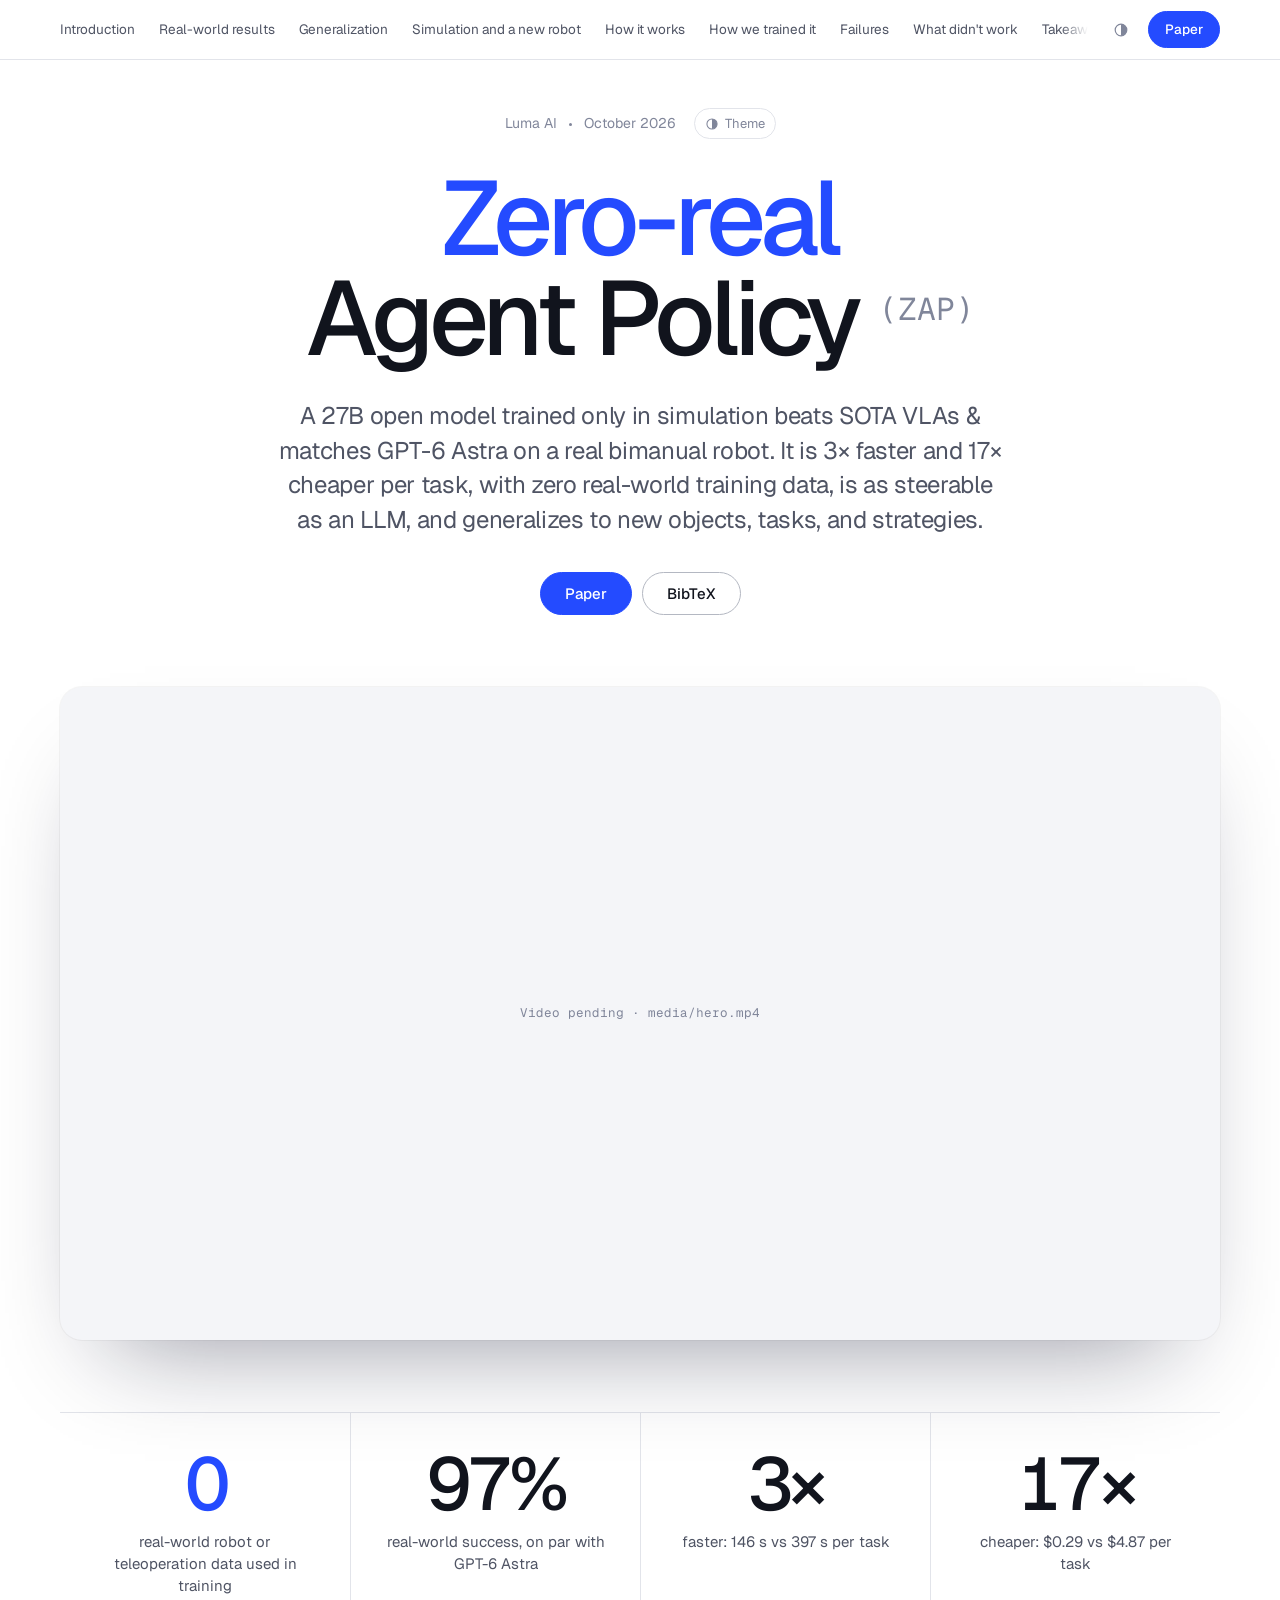
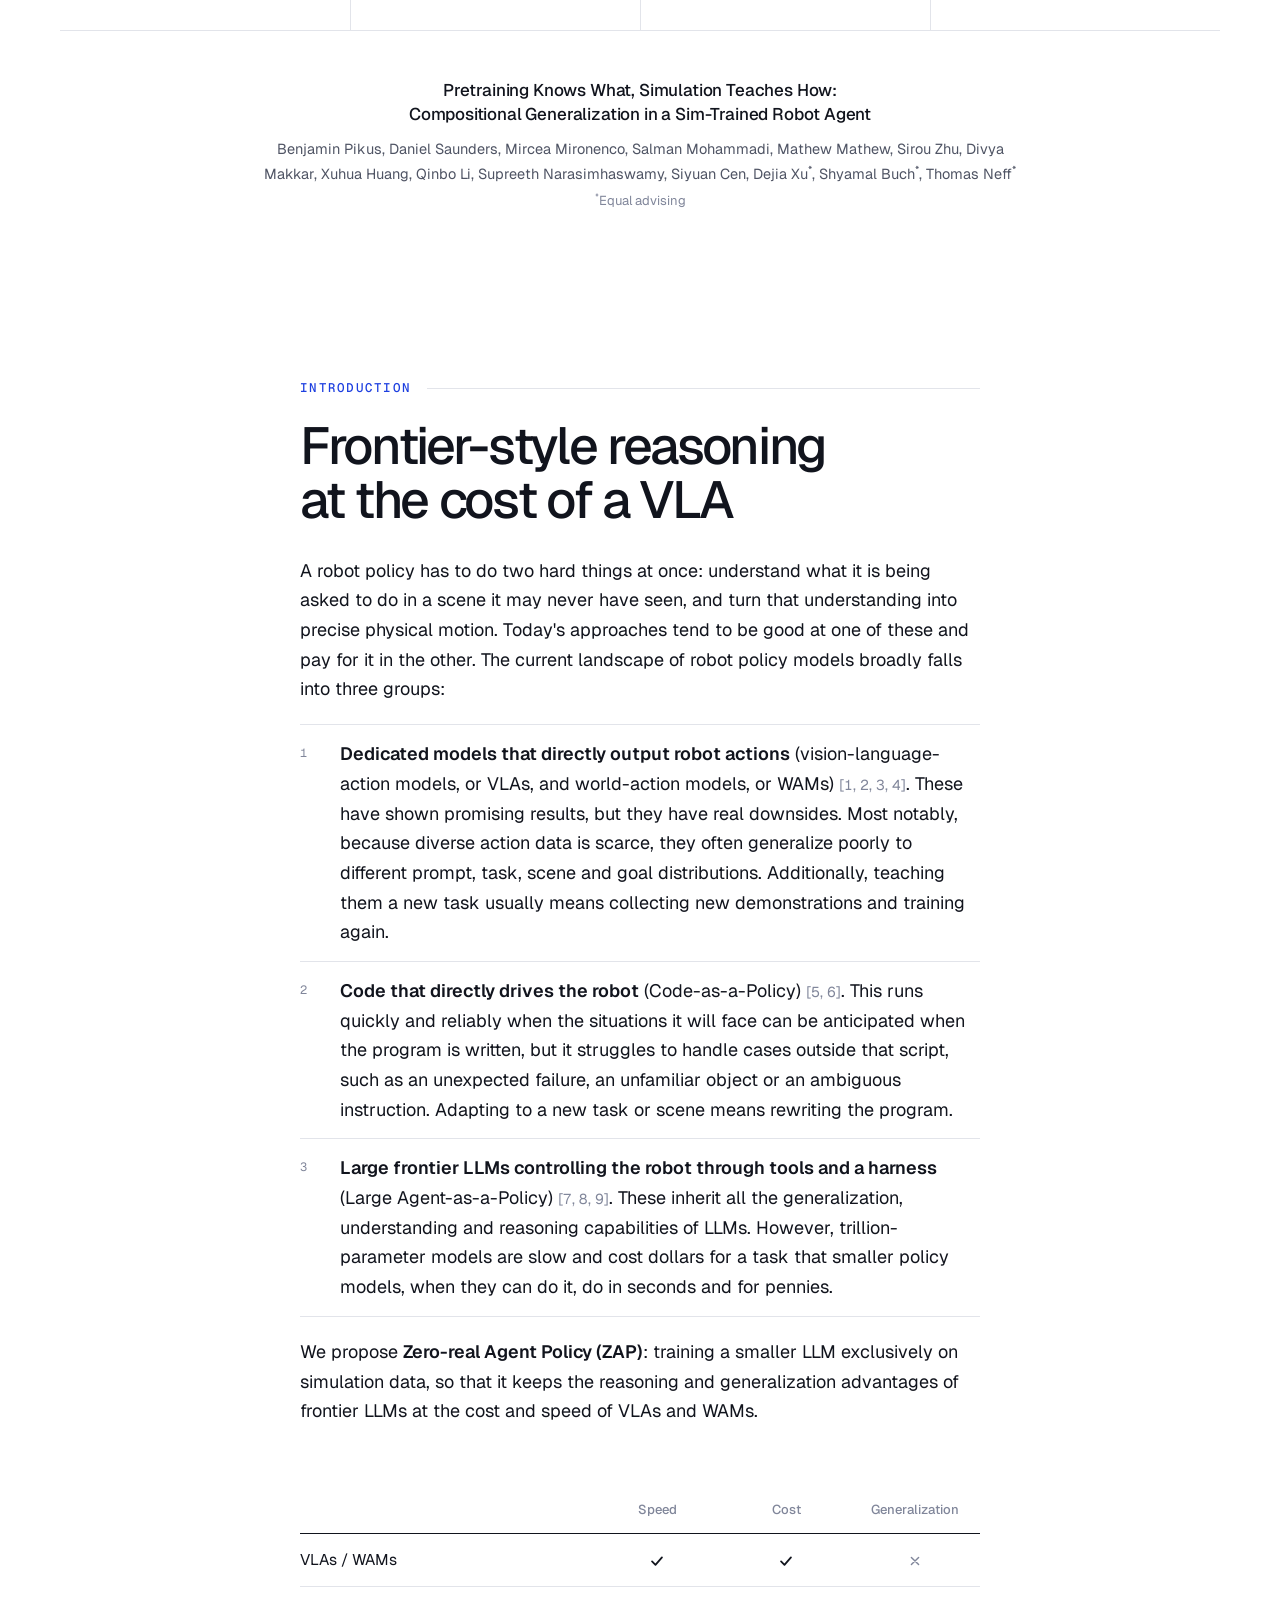
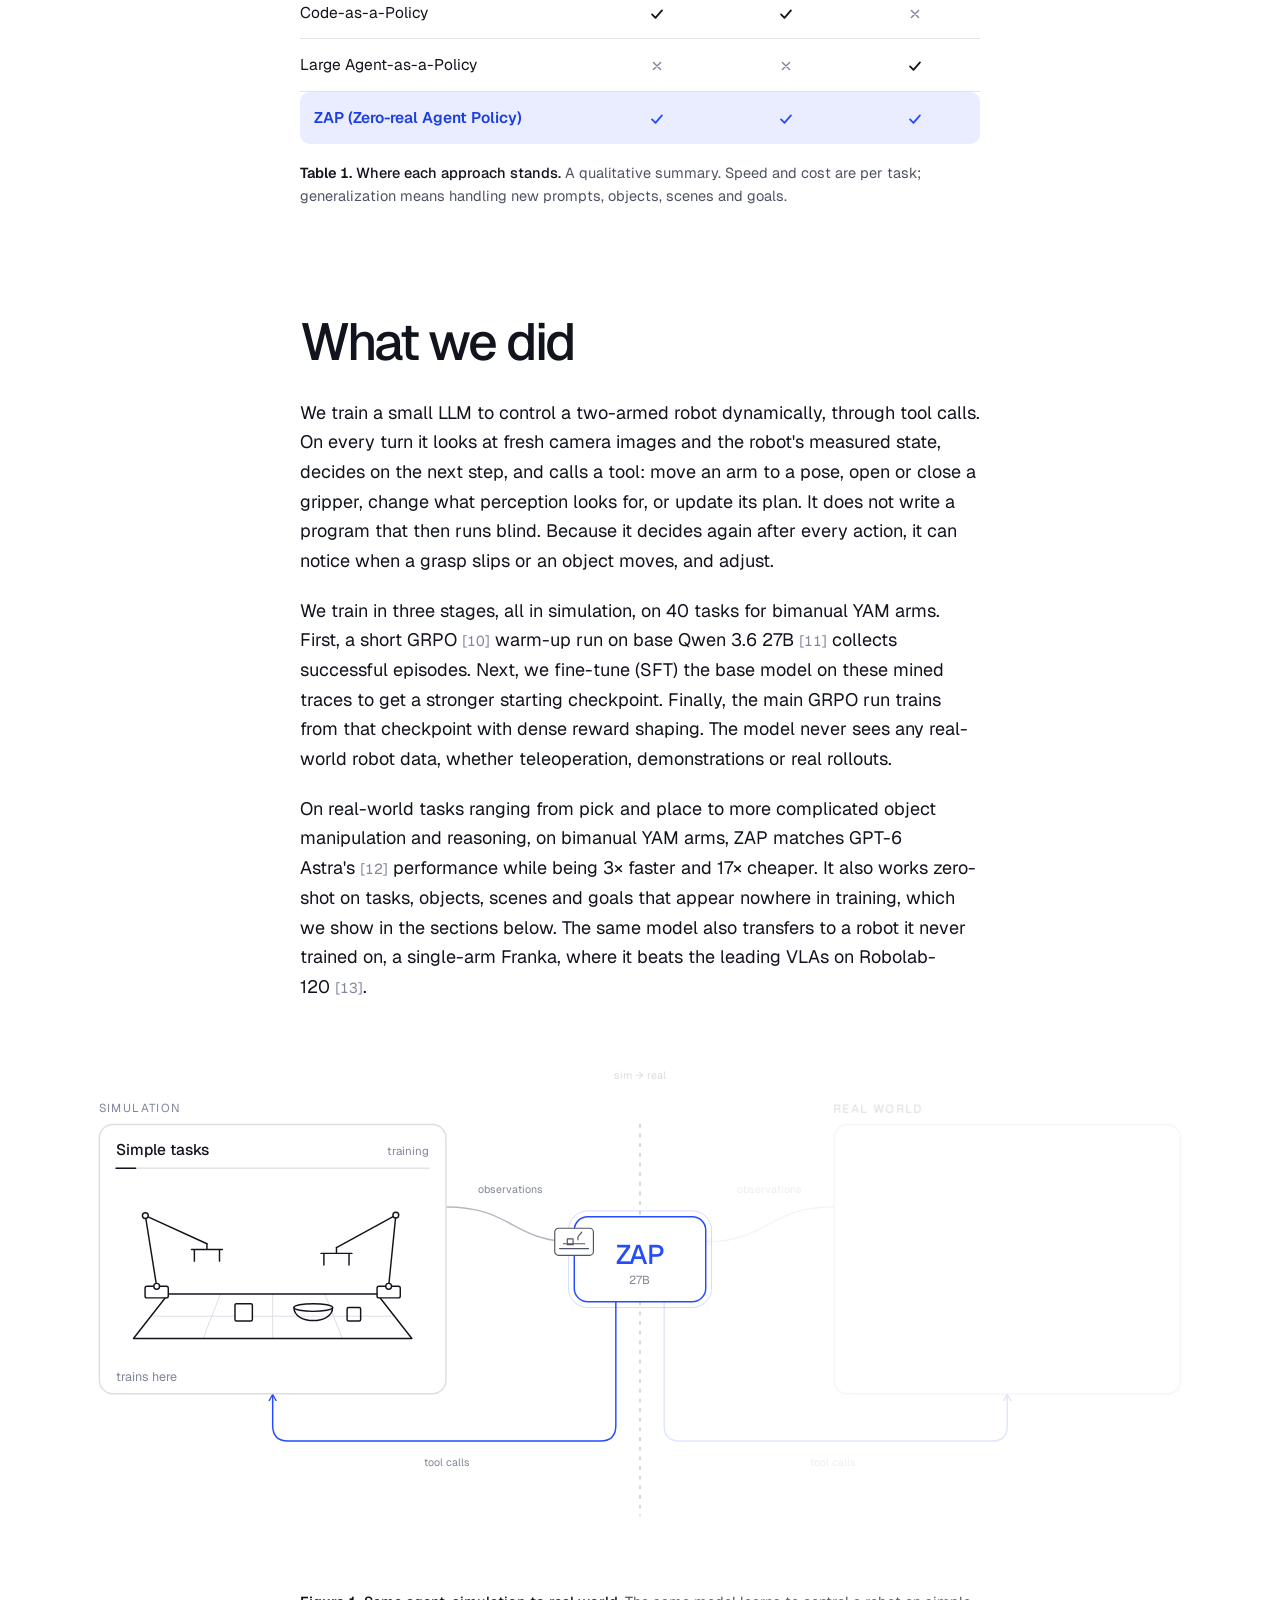
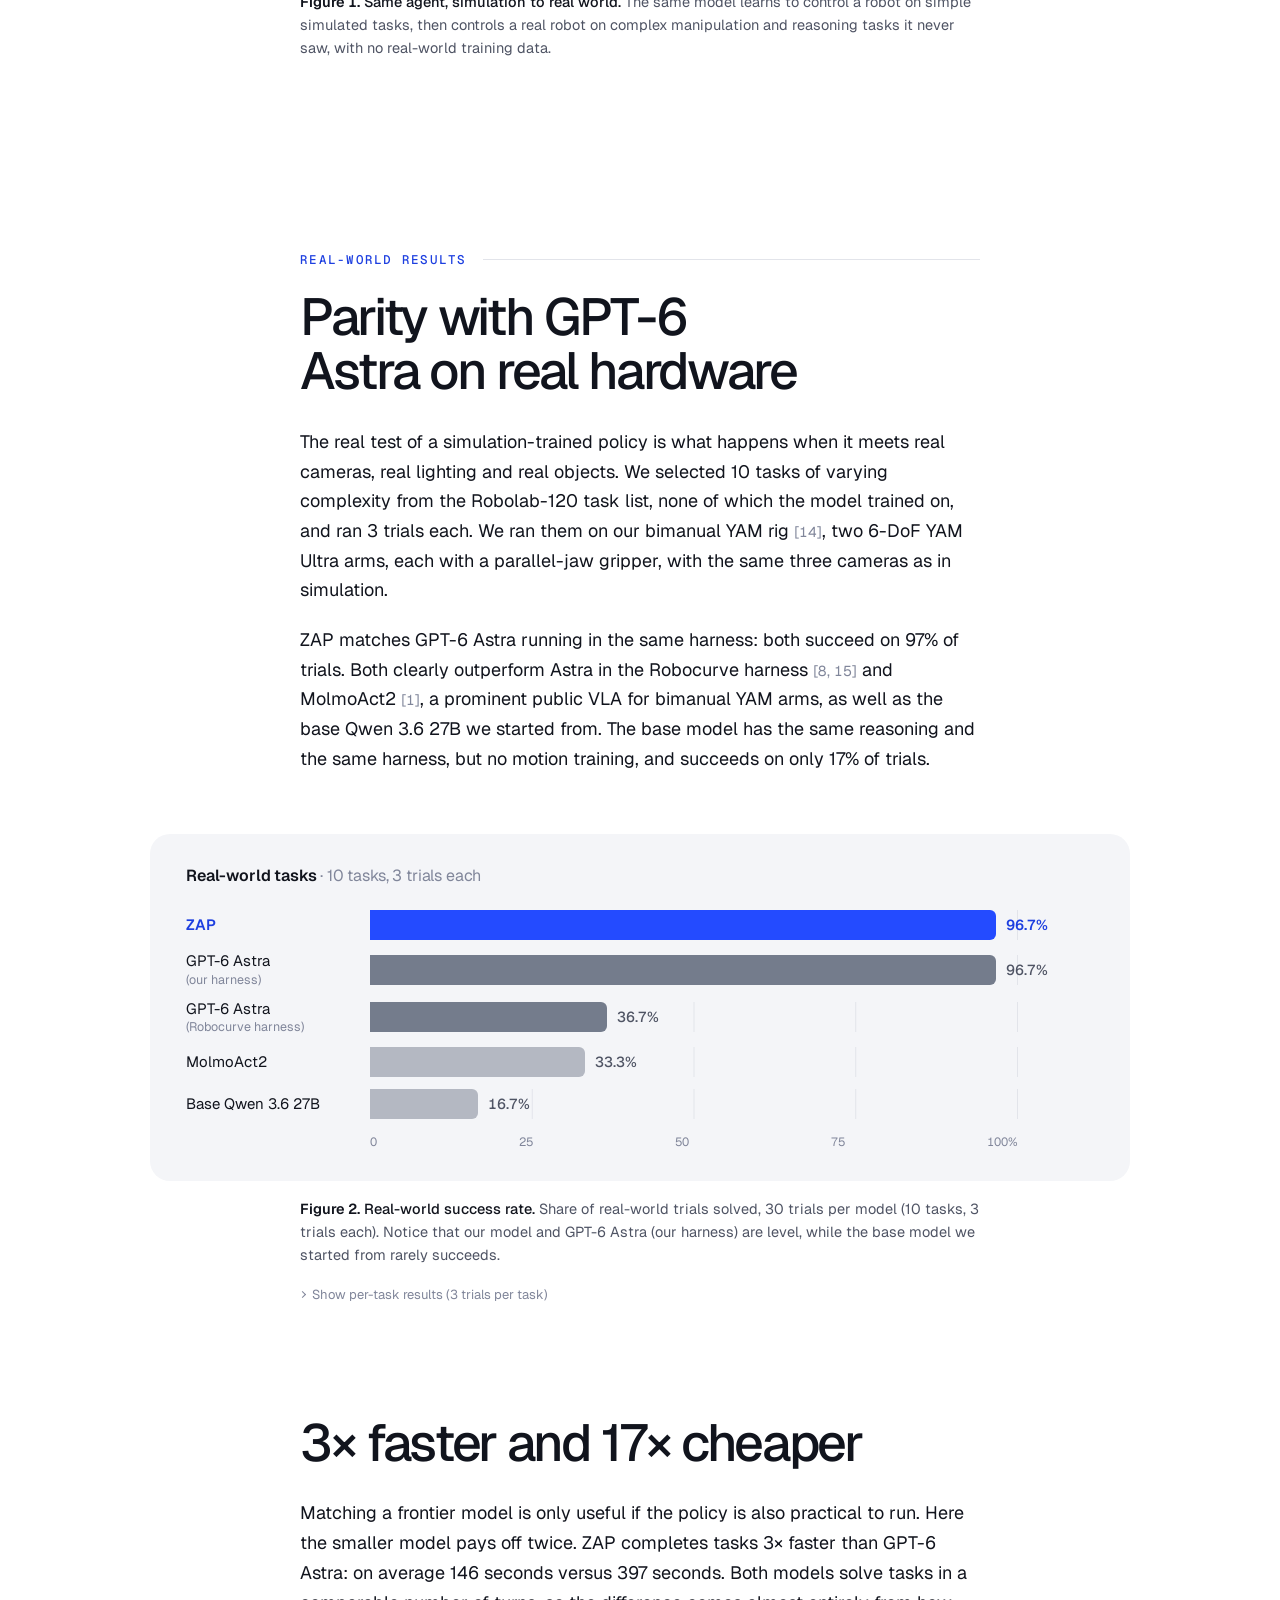
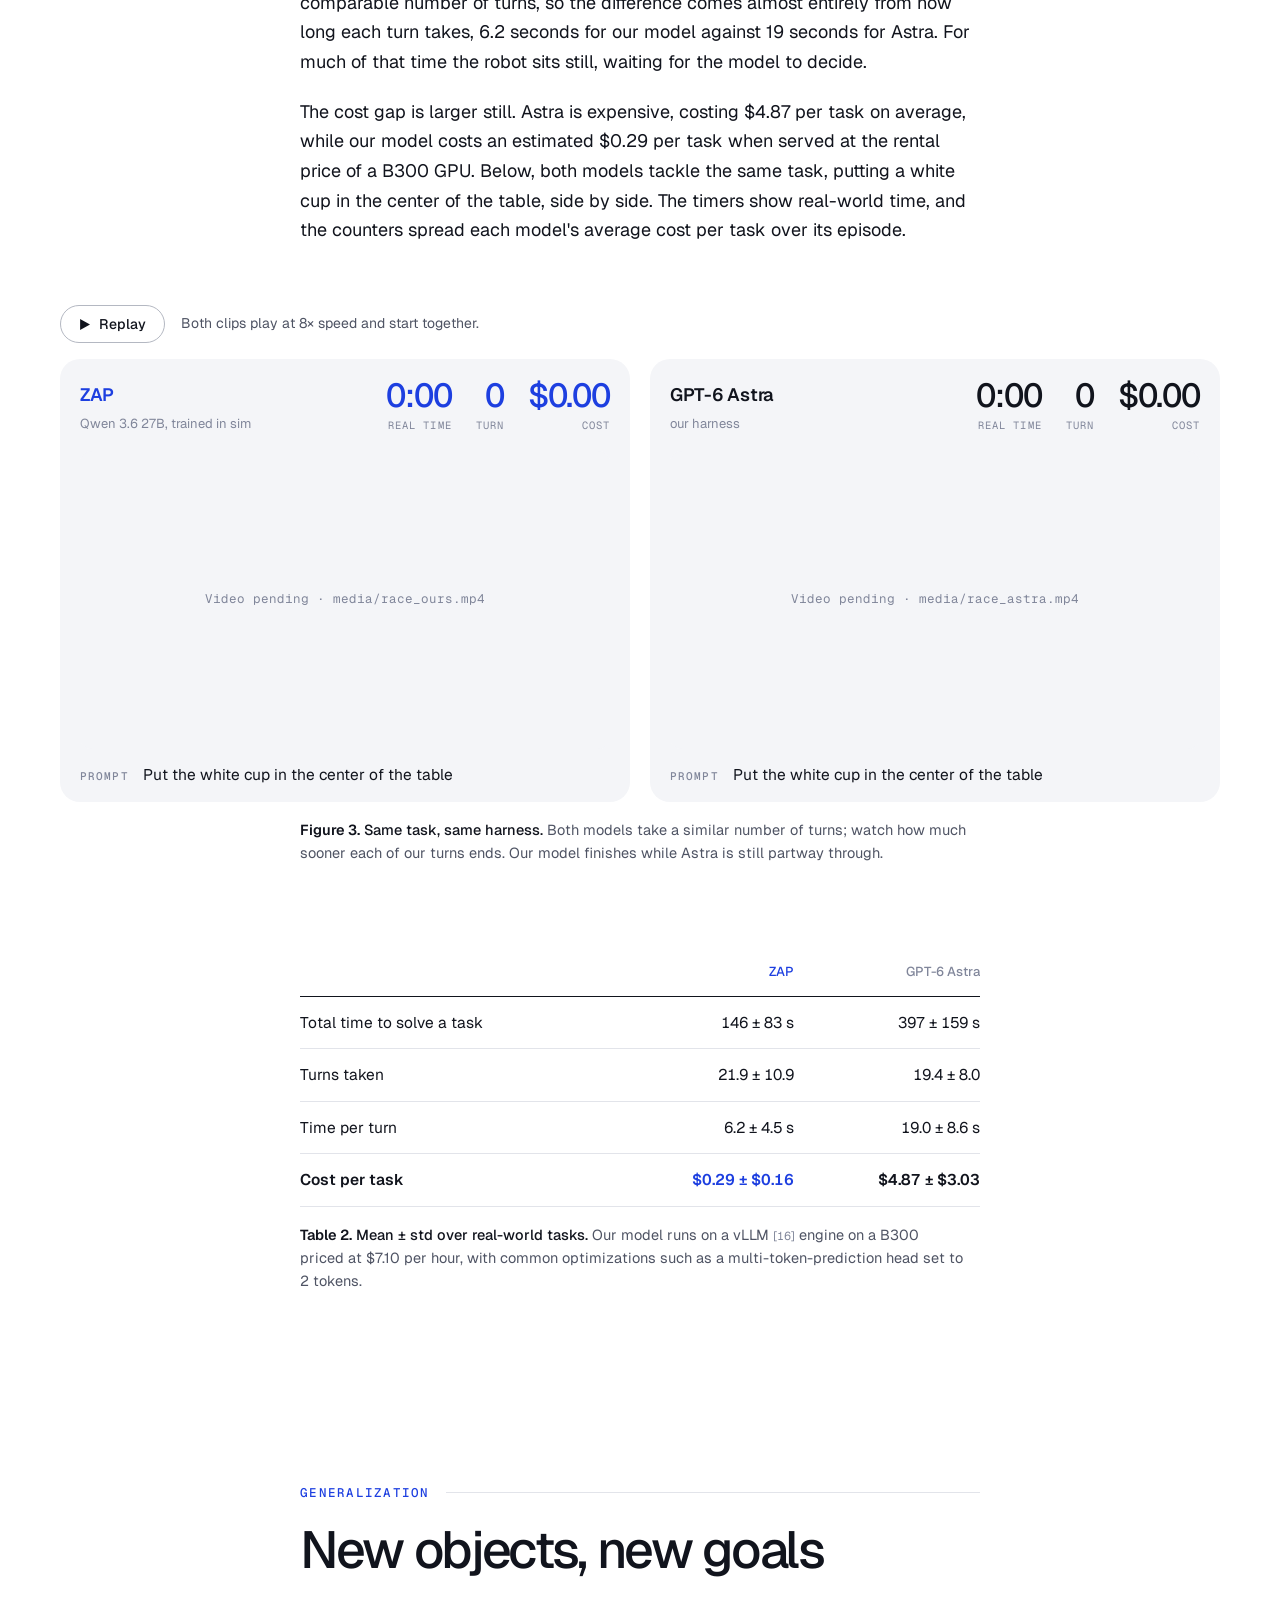
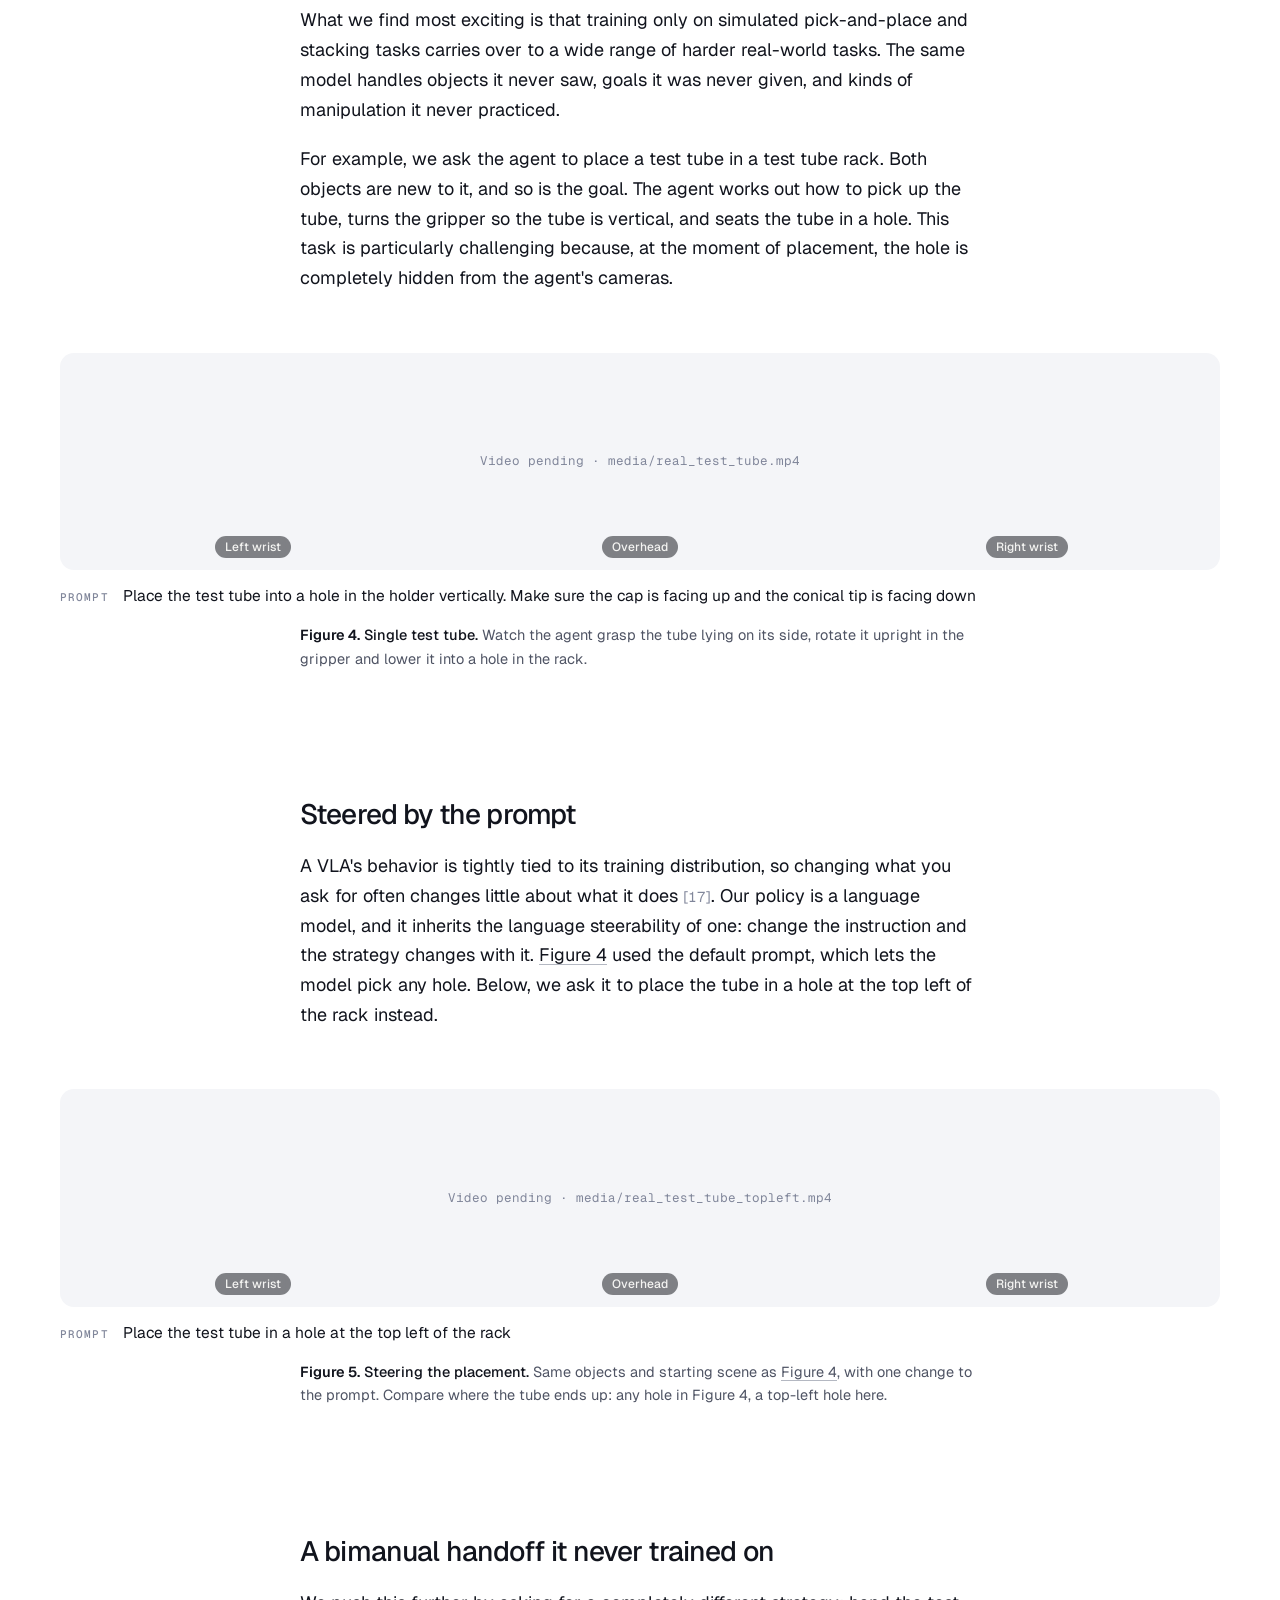
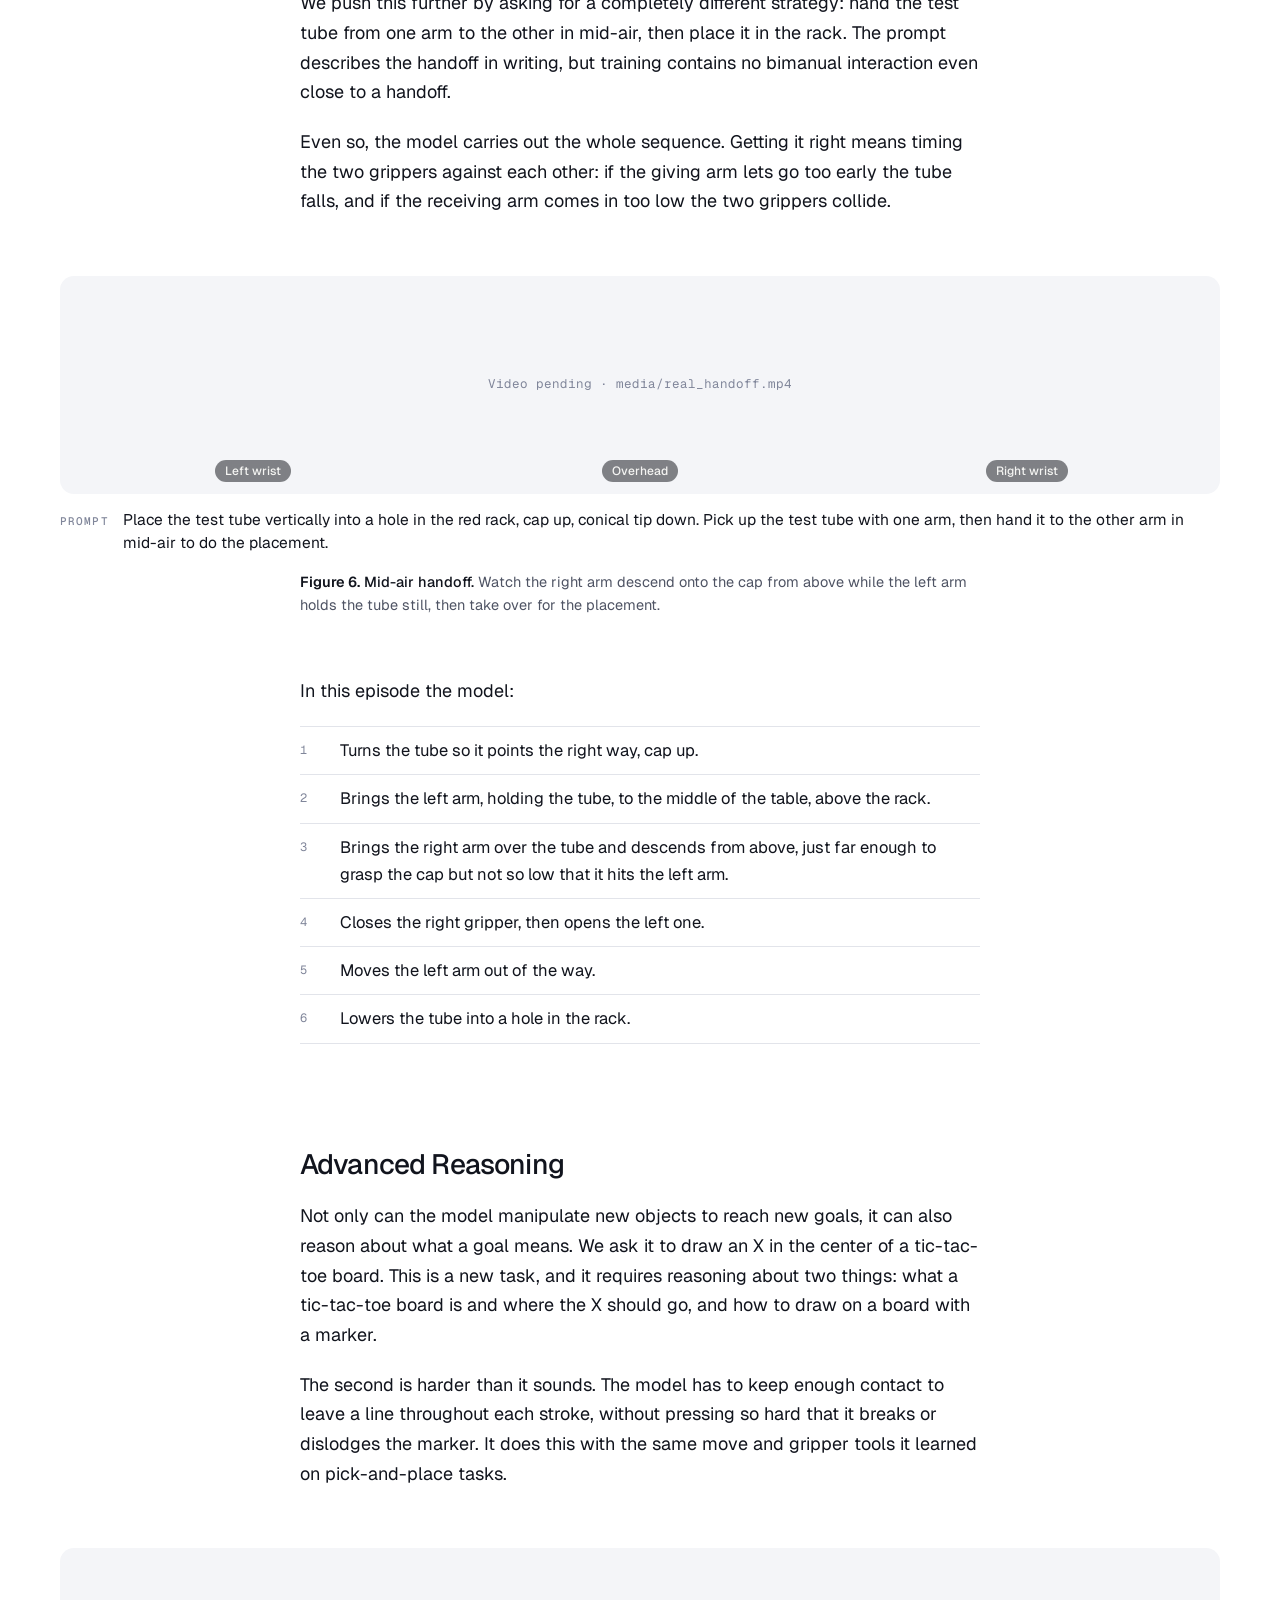
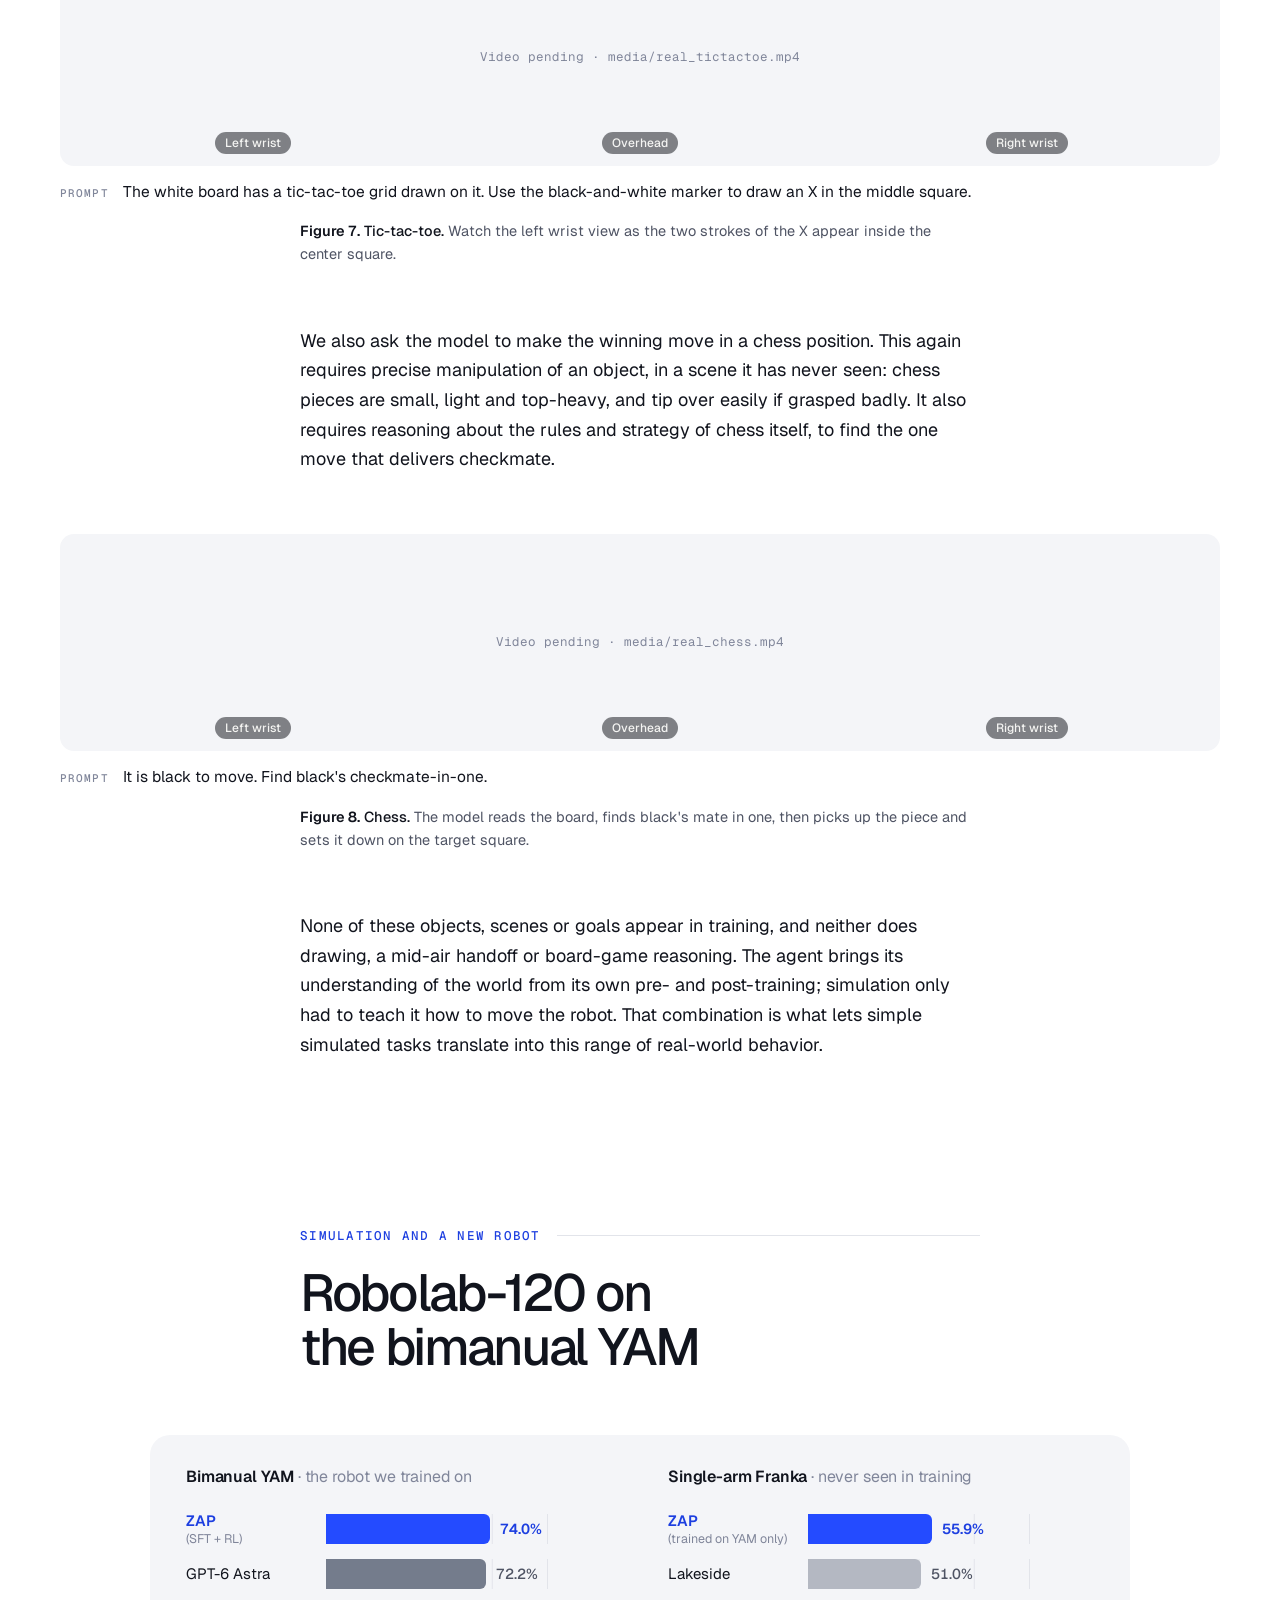
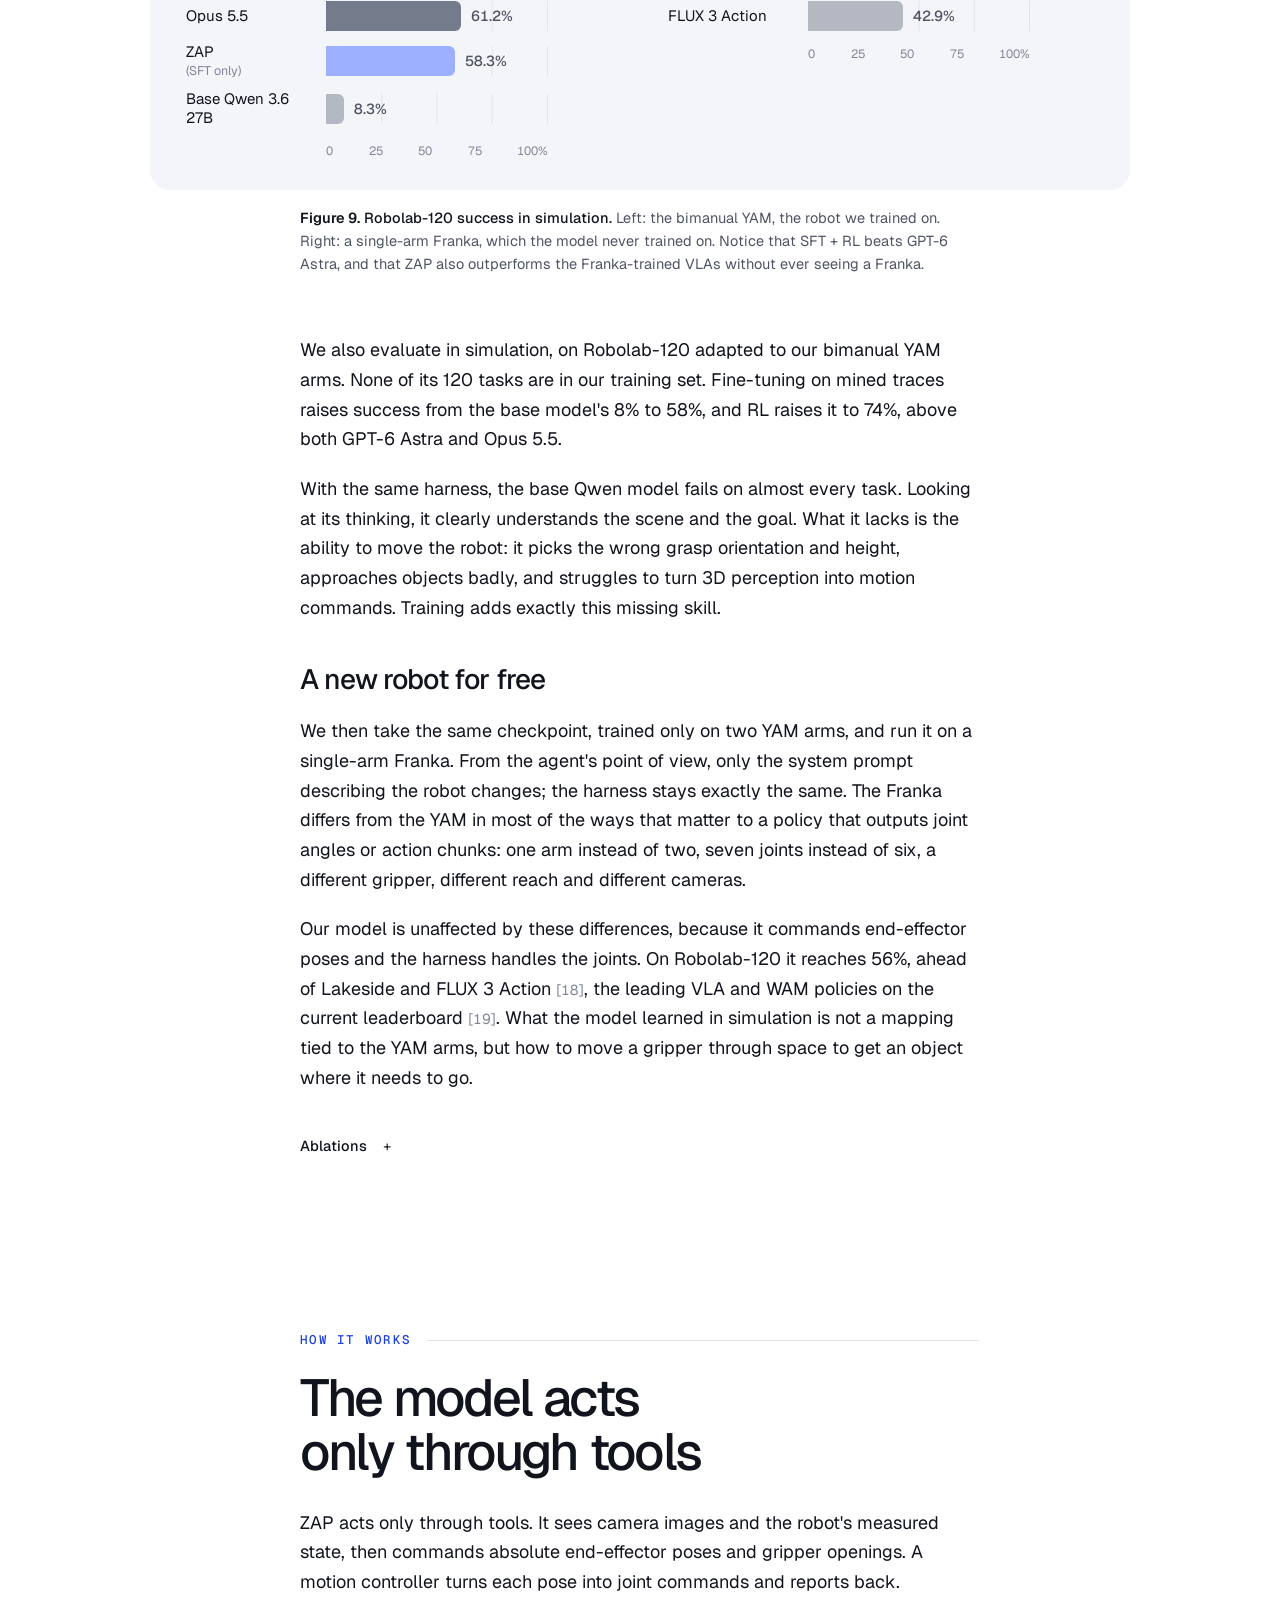
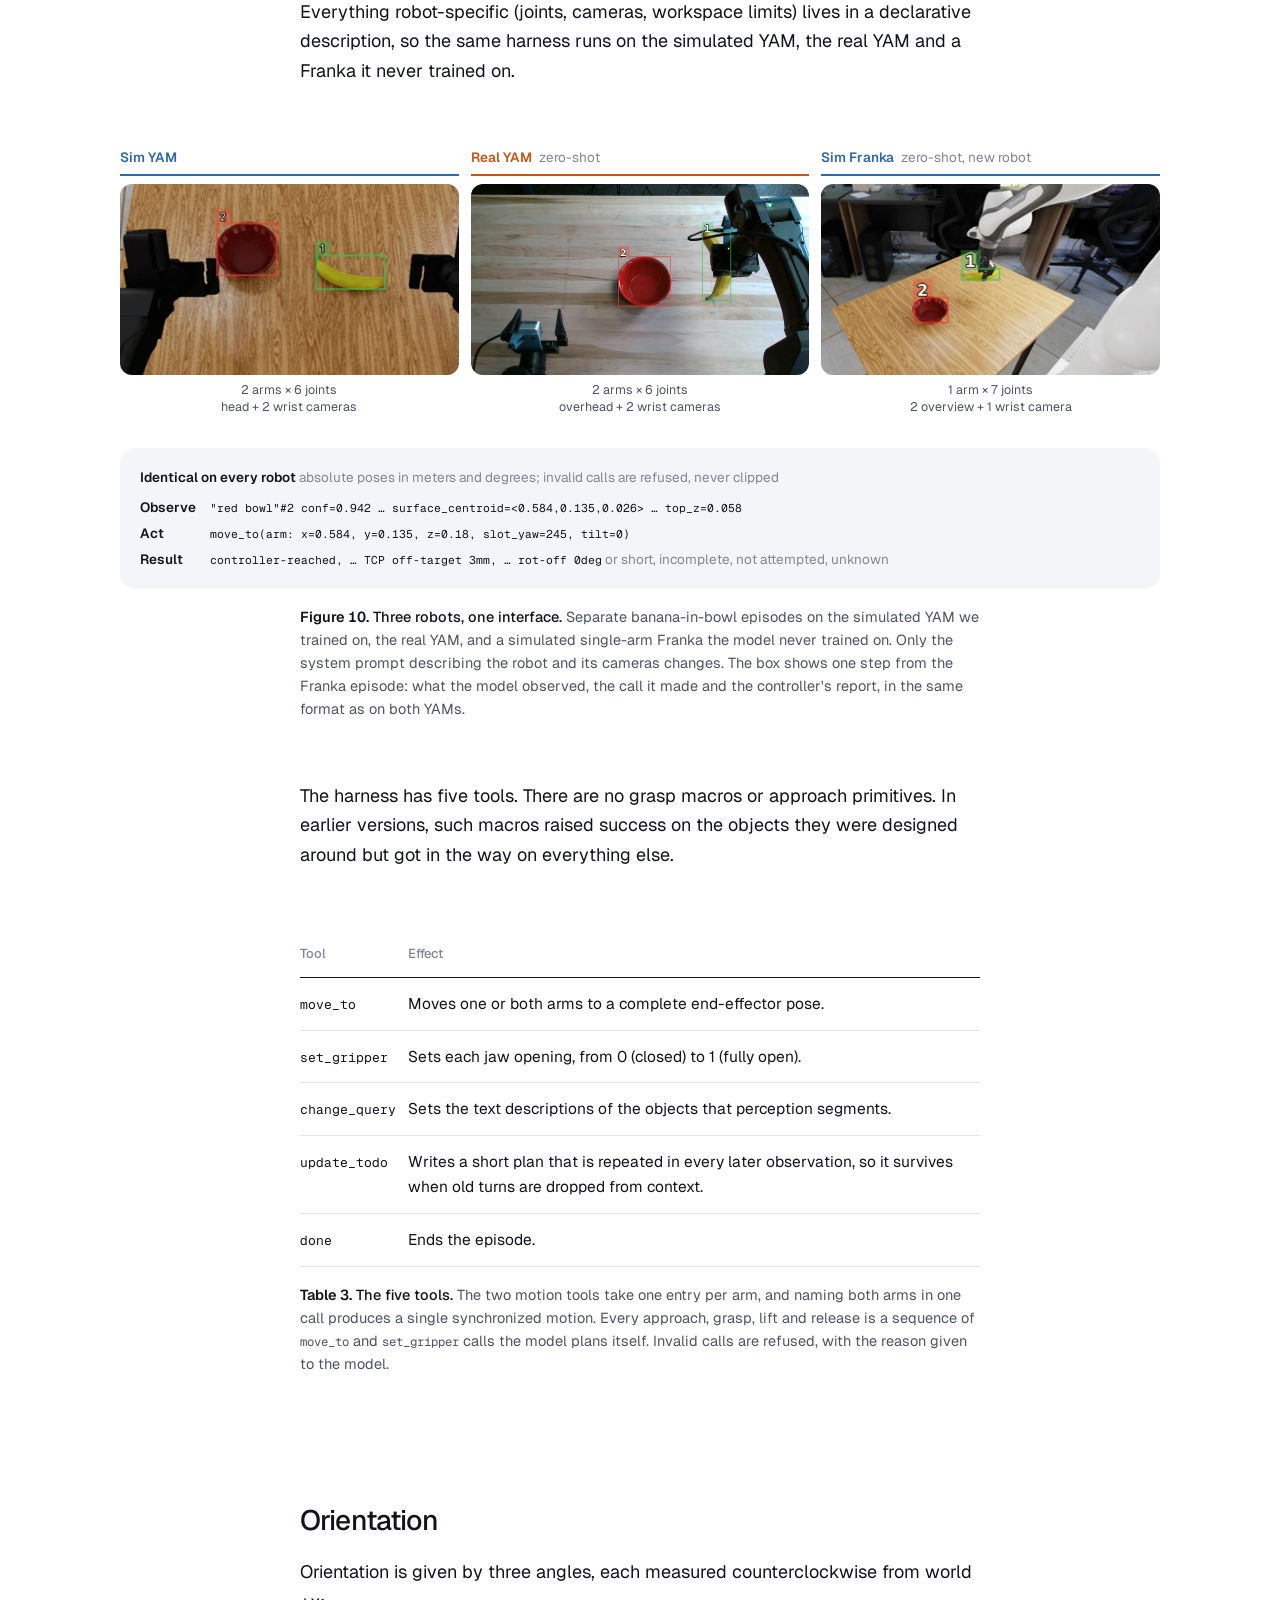
<file: index.html>
<!doctype html>
<html lang="en">
<head>
<meta charset="utf-8">
<meta name="viewport" content="width=device-width, initial-scale=1">
<title>Zero-real Agent Policy (ZAP) · Luma AI</title>
<meta name="description" content="Zero-real Agent Policy (ZAP): a 27B model trained only in simulation beats SOTA VLAs &amp; matches GPT-6 Astra on a real bimanual robot. It is 3× faster and 17× cheaper per task.">
<!-- Pre-launch: keep search engines out. Remove at public launch (see README). -->
<meta name="robots" content="noindex, nofollow">
<link rel="canonical" href="https://zero-real.github.io/">
<meta name="theme-color" content="#ffffff" media="(prefers-color-scheme: light)">
<meta name="theme-color" content="#131621" media="(prefers-color-scheme: dark)">
<meta name="color-scheme" content="light dark">

<meta property="og:type" content="article">
<meta property="og:site_name" content="Luma AI">
<meta property="og:title" content="Zero-real Agent Policy (ZAP)">
<meta property="og:description" content="A 27B model trained only in simulation beats SOTA VLAs &amp; matches GPT-6 Astra on a real bimanual robot. It is 3× faster and 17× cheaper per task, with zero real-world training data.">
<meta property="og:url" content="https://zero-real.github.io/">
<meta property="og:image" content="https://zero-real.github.io/media/og.jpg">
<meta property="og:image:width" content="1200">
<meta property="og:image:height" content="630">
<meta property="og:image:alt" content="Zero-real Agent Policy (ZAP): two robot arms seen from the left wrist, overhead and right wrist cameras.">
<meta property="article:published_time" content="2026-10-26">
<meta name="twitter:card" content="summary_large_image">
<meta name="twitter:title" content="Zero-real Agent Policy (ZAP)">
<meta name="twitter:description" content="A 27B model trained only in simulation matches GPT-6 Astra on real hardware. 3× faster, 17× cheaper, zero real-world training data.">
<meta name="twitter:image" content="https://zero-real.github.io/media/og.jpg">
<meta name="twitter:image:alt" content="Zero-real Agent Policy (ZAP): two robot arms seen from three cameras.">

<link rel="icon" href="assets/favicon.svg" type="image/svg+xml">
<link rel="preconnect" href="https://fonts.googleapis.com">
<link rel="preconnect" href="https://fonts.gstatic.com" crossorigin>
<link rel="stylesheet" href="https://fonts.googleapis.com/css2?family=Geist:wght@400;500;600&family=Geist+Mono:wght@400;500&display=swap">
<link rel="stylesheet" href="assets/css/site.css">
<link rel="stylesheet" href="assets/css/episode-explorer.css">
<link rel="stylesheet" href="assets/css/orientation-widget.css">
<link rel="preload" as="image" href="media/hero.jpg">
<script src="assets/js/theme.js"></script>
<script defer src="assets/js/orientation-widget.js"></script>
<script defer src="assets/js/episode-explorer.js"></script>
<script defer src="assets/js/site.js"></script>
<script defer src="assets/js/sim2real.js"></script>
</head>
<body>
<a class="skip" href="#main">Skip to content</a>

<nav class="toc hide" id="toc" aria-label="Contents">
  <div class="toc-in">
    <div class="toc-h vh">Contents</div>
    <ol>
      <li><a href="#intro">Introduction</a></li>
      <li><a href="#results">Real-world results</a></li>
      <li><a href="#beyond">Generalization</a></li>
      <li><a href="#simresults">Simulation and a new robot</a></li>
      <li><a href="#how">How it works</a></li>
      <li><a href="#training">How we trained it</a></li>
      <li><a href="#failures">Failures</a></li>
      <li><a href="#lessons">What didn't work</a></li>
      <li><a href="#takeaway">Takeaway</a></li>
      <li><a href="#references">References</a></li>
      <li><a href="#cite">Citation</a></li>
      <li><a href="#appendix">Appendix</a></li>
    </ol>
    <div class="toc-end"><button class="theme-btn" type="button" aria-label="Toggle dark theme"><svg viewBox="0 0 20 20" aria-hidden="true"><circle cx="10" cy="10" r="7.25" fill="none" stroke="currentColor" stroke-width="1.5"/><path d="M10 2.75a7.25 7.25 0 0 1 0 14.5z" fill="currentColor"/></svg><span class="vh">Theme</span></button><a class="btn primary sm" href="https://arxiv.org/abs/2610.35817">Paper</a></div>
  </div>
</nav>

<main id="main">
<div id="top">
<header class="hero">
  <div class="meta">Luma AI <time datetime="2026-10-26">October 2026</time> <button class="theme-btn" type="button" aria-label="Toggle dark theme"><svg viewBox="0 0 20 20" aria-hidden="true"><circle cx="10" cy="10" r="7.25" fill="none" stroke="currentColor" stroke-width="1.5"/><path d="M10 2.75a7.25 7.25 0 0 1 0 14.5z" fill="currentColor"/></svg><span>Theme</span></button></div>
  <h1><span class="nw"><em>Zero-real</em></span> <span class="nw">Agent Policy</span> <span class="acr">(ZAP)</span></h1>
  <p class="sub">A 27B open model trained only in simulation beats SOTA VLAs &amp; matches GPT-6 Astra on a real bimanual robot. It is 3× faster and 17× cheaper per task, with zero real-world training data, is as steerable as an LLM, and generalizes to new objects, tasks, and strategies.</p>
  <div class="links"><a class="btn primary" href="https://arxiv.org/abs/2610.35817">Paper</a><a class="btn ghost" href="#cite">BibTeX</a></div>
</header>
<!-- HERO -->
<figure class="hero-media wide" id="fig-hero" aria-label="Highlights from real-robot episodes">
  <div data-video="hero" data-hero="1"></div>
</figure>
</div>

<!-- HEADLINE -->
<section class="wide" id="headline" aria-label="Summary">
  <div class="strip">
    <div class="stat"><div class="num">0</div><div class="lbl">real-world robot or teleoperation data used in training</div></div>
    <div class="stat"><div class="num">97%</div><div class="lbl">real-world success, on par with GPT-6 Astra</div></div>
    <div class="stat"><div class="num">3×</div><div class="lbl">faster: 146 s vs 397 s per task</div></div>
    <div class="stat"><div class="num">17×</div><div class="lbl">cheaper: $0.29 vs $4.87 per task</div></div>
  </div>
  <div class="byline">
    <div class="paper-title">Pretraining Knows What, Simulation Teaches How: Compositional Generalization in a Sim-Trained Robot Agent</div>
    <div class="authors">Benjamin Pikus, Daniel Saunders, Mircea Mironenco, Salman Mohammadi, Mathew Mathew, Sirou Zhu, Divya Makkar, Xuhua Huang, Qinbo Li, Supreeth Narasimhaswamy, Siyuan Cen, Dejia Xu<sup>*</sup>, Shyamal Buch<sup>*</sup>, Thomas Neff<sup>*</sup></div>
    <div class="author-note"><sup>*</sup>Equal advising</div>
  </div>
</section>

<!-- INTRODUCTION -->
<section class="sec part" id="intro" aria-labelledby="h-intro">
  <div class="col part-head"><h2 class="part-title" id="h-intro">Introduction</h2></div>
  <div class="col stack" id="why">
    <h3 class="h-lead">Frontier-style reasoning at the cost of a VLA</h3>
    <p>A robot policy has to do two hard things at once: understand what it is being asked to do in a scene it may never have seen, and turn that understanding into precise physical motion. Today's approaches tend to be good at one of these and pay for it in the other. The current landscape of robot policy models broadly falls into three groups:</p>
    <ol class="kinds">
      <li><span><b>Dedicated models that directly output robot actions</b> (vision-language-action models, or VLAs, and world-action models, or WAMs) <span class="cites">[<a class="cite" href="#ref-1">1</a>, <a class="cite" href="#ref-2">2</a>, <a class="cite" href="#ref-3">3</a>, <a class="cite" href="#ref-4">4</a>]</span>. These have shown promising results, but they have real downsides. Most notably, because diverse action data is scarce, they often generalize poorly to different prompt, task, scene and goal distributions. Additionally, teaching them a new task usually means collecting new demonstrations and training again.</span></li>
      <li><span><b>Code that directly drives the robot</b> (Code-as-a-Policy) <span class="cites">[<a class="cite" href="#ref-5">5</a>, <a class="cite" href="#ref-6">6</a>]</span>. This runs quickly and reliably when the situations it will face can be anticipated when the program is written, but it struggles to handle cases outside that script, such as an unexpected failure, an unfamiliar object or an ambiguous instruction. Adapting to a new task or scene means rewriting the program.</span></li>
      <li><span><b>Large frontier LLMs controlling the robot through tools and a harness</b> (Large Agent-as-a-Policy) <span class="cites">[<a class="cite" href="#ref-7">7</a>, <a class="cite" href="#ref-8">8</a>, <a class="cite" href="#ref-9">9</a>]</span>. These inherit all the generalization, understanding and reasoning capabilities of LLMs. However, trillion-parameter models are slow and cost dollars for a task that smaller policy models, when they can do it, do in seconds and for pennies.</span></li>
    </ol>
    <p>We propose <b>Zero-real Agent Policy (ZAP)</b>: training a smaller LLM exclusively on simulation data, so that it keeps the reasoning and generalization advantages of frontier LLMs at the cost and speed of VLAs and WAMs.</p>
  </div>
  <figure class="col" id="tab-landscape">
    <div class="scroll-x"><table class="cmp">
      <thead><tr><th scope="col"><span class="vh">Approach</span></th><th scope="col" class="m">Speed</th><th scope="col" class="m">Cost</th><th scope="col" class="m">Generalization</th></tr></thead>
      <tbody>
        <tr><th scope="row">VLAs / WAMs</th><td class="m yes"><svg viewBox="0 0 20 20" aria-hidden="true"><path d="M4.5 10.5l3.8 3.8 7.2-8.3" fill="none" stroke="currentColor" stroke-width="2" stroke-linecap="round" stroke-linejoin="round"/></svg><span class="vh">Yes</span></td><td class="m yes"><svg viewBox="0 0 20 20" aria-hidden="true"><path d="M4.5 10.5l3.8 3.8 7.2-8.3" fill="none" stroke="currentColor" stroke-width="2" stroke-linecap="round" stroke-linejoin="round"/></svg><span class="vh">Yes</span></td><td class="m no"><svg viewBox="0 0 20 20" aria-hidden="true"><path d="M6 6l8 8M14 6l-8 8" fill="none" stroke="currentColor" stroke-width="1.6" stroke-linecap="round"/></svg><span class="vh">No</span></td></tr>
        <tr><th scope="row">Code-as-a-Policy</th><td class="m yes"><svg viewBox="0 0 20 20" aria-hidden="true"><path d="M4.5 10.5l3.8 3.8 7.2-8.3" fill="none" stroke="currentColor" stroke-width="2" stroke-linecap="round" stroke-linejoin="round"/></svg><span class="vh">Yes</span></td><td class="m yes"><svg viewBox="0 0 20 20" aria-hidden="true"><path d="M4.5 10.5l3.8 3.8 7.2-8.3" fill="none" stroke="currentColor" stroke-width="2" stroke-linecap="round" stroke-linejoin="round"/></svg><span class="vh">Yes</span></td><td class="m no"><svg viewBox="0 0 20 20" aria-hidden="true"><path d="M6 6l8 8M14 6l-8 8" fill="none" stroke="currentColor" stroke-width="1.6" stroke-linecap="round"/></svg><span class="vh">No</span></td></tr>
        <tr><th scope="row">Large Agent-as-a-Policy</th><td class="m no"><svg viewBox="0 0 20 20" aria-hidden="true"><path d="M6 6l8 8M14 6l-8 8" fill="none" stroke="currentColor" stroke-width="1.6" stroke-linecap="round"/></svg><span class="vh">No</span></td><td class="m no"><svg viewBox="0 0 20 20" aria-hidden="true"><path d="M6 6l8 8M14 6l-8 8" fill="none" stroke="currentColor" stroke-width="1.6" stroke-linecap="round"/></svg><span class="vh">No</span></td><td class="m yes"><svg viewBox="0 0 20 20" aria-hidden="true"><path d="M4.5 10.5l3.8 3.8 7.2-8.3" fill="none" stroke="currentColor" stroke-width="2" stroke-linecap="round" stroke-linejoin="round"/></svg><span class="vh">Yes</span></td></tr>
        <tr class="ours"><th scope="row">ZAP (Zero-real Agent Policy)</th><td class="m yes"><svg viewBox="0 0 20 20" aria-hidden="true"><path d="M4.5 10.5l3.8 3.8 7.2-8.3" fill="none" stroke="currentColor" stroke-width="2" stroke-linecap="round" stroke-linejoin="round"/></svg><span class="vh">Yes</span></td><td class="m yes"><svg viewBox="0 0 20 20" aria-hidden="true"><path d="M4.5 10.5l3.8 3.8 7.2-8.3" fill="none" stroke="currentColor" stroke-width="2" stroke-linecap="round" stroke-linejoin="round"/></svg><span class="vh">Yes</span></td><td class="m yes"><svg viewBox="0 0 20 20" aria-hidden="true"><path d="M4.5 10.5l3.8 3.8 7.2-8.3" fill="none" stroke="currentColor" stroke-width="2" stroke-linecap="round" stroke-linejoin="round"/></svg><span class="vh">Yes</span></td></tr>
      </tbody>
    </table></div>
    <figcaption><a class="fig-num" href="#tab-landscape">Table 1.</a> <span class="fig-name">Where each approach stands.</span> A qualitative summary. Speed and cost are per task; generalization means handling new prompts, objects, scenes and goals.</figcaption>
  </figure>
  <div class="col stack sub-sec" id="approach">
    <h3 class="h-lead">What we did</h3>
    <p>We train a small LLM to control a two-armed robot dynamically, through tool calls. On every turn it looks at fresh camera images and the robot's measured state, decides on the next step, and calls a tool: move an arm to a pose, open or close a gripper, change what perception looks for, or update its plan. It does not write a program that then runs blind. Because it decides again after every action, it can notice when a grasp slips or an object moves, and adjust.</p>
    <p>We train in three stages, all in simulation, on 40 tasks for bimanual YAM arms. First, a short GRPO <span class="cites">[<a class="cite" href="#ref-10">10</a>]</span> warm-up run on base Qwen 3.6 27B <span class="cites">[<a class="cite" href="#ref-11">11</a>]</span> collects successful episodes. Next, we fine-tune (SFT) the base model on these mined traces to get a stronger starting checkpoint. Finally, the main GRPO run trains from that checkpoint with dense reward shaping. The model never sees any real-world robot data, whether teleoperation, demonstrations or real rollouts.</p>
    <p>On real-world tasks ranging from pick and place to more complicated object manipulation and reasoning, on bimanual YAM arms, ZAP matches GPT-6 Astra's <span class="cites">[<a class="cite" href="#ref-12">12</a>]</span> performance while being 3× faster and 17× cheaper. It also works zero-shot on tasks, objects, scenes and goals that appear nowhere in training, which we show in the sections below. The same model also transfers to a robot it never trained on, a single-arm Franka, where it beats the leading VLAs on Robolab-120 <span class="cites">[<a class="cite" href="#ref-13">13</a>]</span>.</p>
  </div>
  <figure class="wide" id="fig-sim2real">
    <div class="s2r" id="s2r" role="img" aria-label="Animated diagram: one ZAP model, 27B parameters, sits between two control loops. On the left, in simulation, it receives camera frames from a simple robot and sends back tool calls such as move_to and set_gripper while it trains on simple tasks. A dashed sim-to-real boundary marks zero real-world training data. On the right, the same model with the same tools receives frames from a real two-armed robot and sends tool calls that drive complex manipulation and reasoning it never saw in training. It matches GPT-6 Astra while being 3× faster and 17× cheaper."></div>
    <figcaption><a class="fig-num" href="#fig-sim2real">Figure 1.</a> <span class="fig-name">Same agent, simulation to real world.</span> The same model learns to control a robot on simple simulated tasks, then controls a real robot on complex manipulation and reasoning tasks it never saw, with no real-world training data.</figcaption>
  </figure>
</section>

<!-- RESULTS -->
<section class="sec part" id="results" aria-labelledby="h-results">
  <div class="col part-head"><h2 class="part-title" id="h-results">Real-world results</h2></div>
  <div class="col stack">
    <h3 class="h-lead">Parity with GPT-6 Astra on real hardware</h3>
    <p>The real test of a simulation-trained policy is what happens when it meets real cameras, real lighting and real objects. We selected 10 tasks of varying complexity from the Robolab-120 task list, none of which the model trained on, and ran 3 trials each. We ran them on our bimanual YAM rig <span class="cites">[<a class="cite" href="#ref-14">14</a>]</span>, two 6-DoF YAM Ultra arms, each with a parallel-jaw gripper, with the same three cameras as in simulation.</p>
    <p>ZAP matches GPT-6 Astra running in the same harness: both succeed on 97% of trials. Both clearly outperform Astra in the Robocurve harness <span class="cites">[<a class="cite" href="#ref-8">8</a>, <a class="cite" href="#ref-15">15</a>]</span> and MolmoAct2 <span class="cites">[<a class="cite" href="#ref-1">1</a>]</span>, a prominent public VLA for bimanual YAM arms, as well as the base Qwen 3.6 27B we started from. The base model has the same reasoning and the same harness, but no motion training, and succeeds on only 17% of trials.</p>
  </div>
  <figure class="wide" id="fig-success" style="max-width:980px">
    <div class="bars one" id="bars"></div>
    <figcaption><a class="fig-num" href="#fig-success">Figure 2.</a> <span class="fig-name">Real-world success rate.</span> Share of real-world trials solved, 30 trials per model (10 tasks, 3 trials each). Notice that our model and GPT-6 Astra (our harness) are level, while the base model we started from rarely succeeds.</figcaption>
    <!-- Per-task dots normalized to 3 trials per task: 0/2→0/3, 2/2→3/3, 4/4→3/3 per author; Robocurve FoodPacking "2/5 (1/3)"→1/3; Robocurve BananasInBinThreeTotal 3/4→3/3 per author. Figure 2's bars are computed from these dots in site.js, so there is no remaining mismatch. -->
    <details class="trials-more">
      <summary>Show per-task results (3 trials per task)</summary>
      <figure id="fig-trials">
        <div class="legend"><span><span class="dot s" aria-hidden="true"></span> success</span><span><span class="dot" aria-hidden="true"></span> failure</span><span class="muted">Hover or tap a dot for details.</span></div>
        <div class="scroll-x"><div class="dm" id="dm"></div></div>
        <figcaption><span class="fig-name">Per-task trials.</span> Task-specific results behind Figure 2, with 3 trials per task for each model: one dot per trial, filled for a success and hollow for a failure.</figcaption>
      </figure>
    </details>
  </figure>

  <div class="col stack sub-sec" id="speed">
    <h3 class="h-lead">3× faster and 17× cheaper</h3>
    <p>Matching a frontier model is only useful if the policy is also practical to run. Here the smaller model pays off twice. ZAP completes tasks 3× faster than GPT-6 Astra: on average 146 seconds versus 397 seconds. Both models solve tasks in a comparable number of turns, so the difference comes almost entirely from how long each turn takes, 6.2 seconds for our model against 19 seconds for Astra. For much of that time the robot sits still, waiting for the model to decide.</p>
    <p>The cost gap is larger still. Astra is expensive, costing $4.87 per task on average, while our model costs an estimated $0.29 per task when served at the rental price of a B300 GPU. Below, both models tackle the same task, putting a white cup in the center of the table, side by side. The timers show real-world time, and the counters spread each model's average cost per task over its episode.</p>
  </div>
  <figure class="wide" id="fig-race">
    <div class="race-ctl"><button class="btn ghost" id="race-play" type="button"><svg viewBox="0 0 10 10" aria-hidden="true"><path d="M1 0l9 5-9 5z"/></svg><span>Replay</span></button><span class="small muted">Both clips play at 8× speed and start together.</span></div>
    <div class="race">
      <div class="lane ours" id="lane-ours">
        <div class="lane-head"><span class="lane-name">ZAP<small>Qwen 3.6 27B, trained in sim</small></span>
          <div class="meters" aria-live="off"><div class="meter"><span class="v" data-t>0:00</span><span class="l">Real time</span></div><div class="meter"><span class="v" data-n>0</span><span class="l">Turn</span></div><div class="meter"><span class="v" data-c>$0.00</span><span class="l">Cost</span></div></div></div>
        <div data-video="race_ours" data-race="ours"></div>
      </div>
      <div class="lane" id="lane-astra">
        <div class="lane-head"><span class="lane-name">GPT-6 Astra<small>our harness</small></span>
          <div class="meters" aria-live="off"><div class="meter"><span class="v" data-t>0:00</span><span class="l">Real time</span></div><div class="meter"><span class="v" data-n>0</span><span class="l">Turn</span></div><div class="meter"><span class="v" data-c>$0.00</span><span class="l">Cost</span></div></div></div>
        <div data-video="race_astra" data-race="astra"></div>
      </div>
    </div>
    <figcaption><a class="fig-num" href="#fig-race">Figure 3.</a> <span class="fig-name">Same task, same harness.</span> Both models take a similar number of turns; watch how much sooner each of our turns ends. Our model finishes while Astra is still partway through.</figcaption>
  </figure>
  <figure class="col" id="fig-cost">
    <div class="scroll-x"><table>
      <thead><tr><th></th><th class="num col-ours">ZAP</th><th class="num">GPT-6 Astra</th></tr></thead>
      <tbody>
        <tr><td>Total time to solve a task</td><td class="num">146 ± 83 s</td><td class="num">397 ± 159 s</td></tr>
        <tr><td>Turns taken</td><td class="num">21.9 ± 10.9</td><td class="num">19.4 ± 8.0</td></tr>
        <tr><td>Time per turn</td><td class="num">6.2 ± 4.5 s</td><td class="num">19.0 ± 8.6 s</td></tr>
        <tr class="hl"><td>Cost per task</td><td class="num col-ours">$0.29 ± $0.16</td><td class="num">$4.87 ± $3.03</td></tr>
      </tbody>
    </table></div>
    <figcaption><a class="fig-num" href="#fig-cost">Table 2.</a> <span class="fig-name">Mean ± std over real-world tasks.</span> Our model runs on a vLLM <span class="cites">[<a class="cite" href="#ref-16">16</a>]</span> engine on a B300 priced at $7.10 per hour, with common optimizations such as a multi-token-prediction head set to 2 tokens.</figcaption>
  </figure>
</section>

<!-- BEYOND -->
<section class="sec part" id="beyond" aria-labelledby="h-beyond">
  <div class="col part-head"><h2 class="part-title" id="h-beyond">Generalization</h2></div>
  <div class="col stack">
    <h3 class="h-lead">New objects, new goals</h3>
    <p>What we find most exciting is that training only on simulated pick-and-place and stacking tasks carries over to a wide range of harder real-world tasks. The same model handles objects it never saw, goals it was never given, and kinds of manipulation it never practiced.</p>
    <p>For example, we ask the agent to place a test tube in a test tube rack. Both objects are new to it, and so is the goal. The agent works out how to pick up the tube, turns the gripper so the tube is vertical, and seats the tube in a hole. This task is particularly challenging because, at the moment of placement, the hole is completely hidden from the agent's cameras.</p>
  </div>
  <figure class="wide" id="fig-testtube">
    <div data-video="real_test_tube"></div>
    <figcaption><a class="fig-num" href="#fig-testtube">Figure 4.</a> <span class="fig-name">Single test tube.</span> Watch the agent grasp the tube lying on its side, rotate it upright in the gripper and lower it into a hole in the rack.</figcaption>
  </figure>

  <div class="col stack sub-sec">
    <h4 class="h-sub">Steered by the prompt</h4>
    <p>A VLA's behavior is tightly tied to its training distribution, so changing what you ask for often changes little about what it does <span class="cites">[<a class="cite" href="#ref-17">17</a>]</span>. Our policy is a language model, and it inherits the language steerability of one: change the instruction and the strategy changes with it. <a href="#fig-testtube">Figure 4</a> used the default prompt, which lets the model pick any hole. Below, we ask it to place the tube in a hole at the top left of the rack instead.</p>
  </div>
  <figure class="wide" id="fig-steer">
    <div class="stack" style="gap:32px">
      <div data-video="real_test_tube_topleft" data-steer="1"></div>
    </div>
    <figcaption><a class="fig-num" href="#fig-steer">Figure 5.</a> <span class="fig-name">Steering the placement.</span> Same objects and starting scene as <a href="#fig-testtube">Figure 4</a>, with one change to the prompt. Compare where the tube ends up: any hole in Figure 4, a top-left hole here.</figcaption>
  </figure>

  <div class="col stack sub-sec" id="handoff">
    <h4 class="h-sub">A bimanual handoff it never trained on</h4>
    <p>We push this further by asking for a completely different strategy: hand the test tube from one arm to the other in mid-air, then place it in the rack. The prompt describes the handoff in writing, but training contains no bimanual interaction even close to a handoff.</p>
    <p>Even so, the model carries out the whole sequence. Getting it right means timing the two grippers against each other: if the giving arm lets go too early the tube falls, and if the receiving arm comes in too low the two grippers collide.</p>
  </div>
  <figure class="wide" id="fig-handoff">
    <div data-video="real_handoff"></div>
    <figcaption><a class="fig-num" href="#fig-handoff">Figure 6.</a> <span class="fig-name">Mid-air handoff.</span> Watch the right arm descend onto the cap from above while the left arm holds the tube still, then take over for the placement.</figcaption>
  </figure>
  <div class="col stack">
    <p>In this episode the model:</p>
    <ul class="steps">
      <li>Turns the tube so it points the right way, cap up.</li>
      <li>Brings the left arm, holding the tube, to the middle of the table, above the rack.</li>
      <li>Brings the right arm over the tube and descends from above, just far enough to grasp the cap but not so low that it hits the left arm.</li>
      <li>Closes the right gripper, then opens the left one.</li>
      <li>Moves the left arm out of the way.</li>
      <li>Lowers the tube into a hole in the rack.</li>
    </ul>
  </div>

  <div class="col stack sub-sec" id="reasoning">
    <h4 class="h-sub">Advanced Reasoning</h4>
    <p>Not only can the model manipulate new objects to reach new goals, it can also reason about what a goal means. We ask it to draw an X in the center of a tic-tac-toe board. This is a new task, and it requires reasoning about two things: what a tic-tac-toe board is and where the X should go, and how to draw on a board with a marker.</p>
    <p>The second is harder than it sounds. The model has to keep enough contact to leave a line throughout each stroke, without pressing so hard that it breaks or dislodges the marker. It does this with the same move and gripper tools it learned on pick-and-place tasks.</p>
  </div>
  <figure class="wide" id="fig-tictactoe">
    <div data-video="real_tictactoe"></div>
    <figcaption><a class="fig-num" href="#fig-tictactoe">Figure 7.</a> <span class="fig-name">Tic-tac-toe.</span> Watch the left wrist view as the two strokes of the X appear inside the center square.</figcaption>
  </figure>
  <div class="col stack">
    <p>We also ask the model to make the winning move in a chess position. This again requires precise manipulation of an object, in a scene it has never seen: chess pieces are small, light and top-heavy, and tip over easily if grasped badly. It also requires reasoning about the rules and strategy of chess itself, to find the one move that delivers checkmate.</p>
  </div>
  <figure class="wide" id="fig-chess">
    <div data-video="real_chess"></div>
    <figcaption><a class="fig-num" href="#fig-chess">Figure 8.</a> <span class="fig-name">Chess.</span> The model reads the board, finds black's mate in one, then picks up the piece and sets it down on the target square.</figcaption>
  </figure>
  <div class="col stack">
    <p>None of these objects, scenes or goals appear in training, and neither does drawing, a mid-air handoff or board-game reasoning. The agent brings its understanding of the world from its own pre- and post-training; simulation only had to teach it how to move the robot. That combination is what lets simple simulated tasks translate into this range of real-world behavior.</p>
  </div>
</section>

<!-- SIMULATION AND A NEW ROBOT -->
<section class="sec part" id="simresults" aria-labelledby="h-simresults">
  <div class="col part-head"><h2 class="part-title" id="h-simresults">Simulation and a new robot</h2></div>
  <div class="col stack">
    <h3 class="h-lead">Robolab-120 on the bimanual YAM</h3>
  </div>
  <figure class="wide" id="fig-sim" style="max-width:980px">
    <div class="bars" id="sim-bars"></div>
    <figcaption><a class="fig-num" href="#fig-sim">Figure 9.</a> <span class="fig-name">Robolab-120 success in simulation.</span> Left: the bimanual YAM, the robot we trained on. Right: a single-arm Franka, which the model never trained on. Notice that SFT + RL beats GPT-6 Astra, and that ZAP also outperforms the Franka-trained VLAs without ever seeing a Franka.</figcaption>
  </figure>
  <div class="col stack">
    <p>We also evaluate in simulation, on Robolab-120 adapted to our bimanual YAM arms. None of its 120 tasks are in our training set. Fine-tuning on mined traces raises success from the base model's 8% to 58%, and RL raises it to 74%, above both GPT-6 Astra and Opus 5.5.</p>
    <p>With the same harness, the base Qwen model fails on almost every task. Looking at its thinking, it clearly understands the scene and the goal. What it lacks is the ability to move the robot: it picks the wrong grasp orientation and height, approaches objects badly, and struggles to turn 3D perception into motion commands. Training adds exactly this missing skill.</p>
    <h4 class="h-sub">A new robot for free</h4>
    <p>We then take the same checkpoint, trained only on two YAM arms, and run it on a single-arm Franka. From the agent's point of view, only the system prompt describing the robot changes; the harness stays exactly the same. The Franka differs from the YAM in most of the ways that matter to a policy that outputs joint angles or action chunks: one arm instead of two, seven joints instead of six, a different gripper, different reach and different cameras.</p>
    <p>Our model is unaffected by these differences, because it commands end-effector poses and the harness handles the joints. On Robolab-120 it reaches 56%, ahead of Lakeside and FLUX 3 Action <span class="cites">[<a class="cite" href="#ref-18">18</a>]</span>, the leading VLA and WAM policies on the current leaderboard <span class="cites">[<a class="cite" href="#ref-19">19</a>]</span>. What the model learned in simulation is not a mapping tied to the YAM arms, but how to move a gripper through space to get an object where it needs to go.</p>
  </div>
  <div class="col stack">
    <details class="inline-details"><summary>Ablations</summary><div>
      <ul>
        <li><b>Better fine-tuning data.</b> Fine-tuning on 455 successful traces mined early in GRPO reaches 17.2% on Robolab-120. Fine-tuning on 3.9k traces mined from a longer run, especially on the harder tasks, reaches 58.3%. Same recipe, better data.</li>
        <li><b>Training directly on a Franka.</b> We also train a smaller Qwen 3.5 9B on single-arm Franka tasks <span class="cites">[<a class="cite" href="#ref-20">20</a>]</span>, none of which appear in Robolab-120, with a lighter version of the same recipe: fine-tuning on 4.6k mined traces, then GRPO. It reaches 53.4% on Robolab-120, also ahead of Lakeside (51.0%) and FLUX 3 Action (42.9%).</li>
      </ul>
    </div></details>
  </div>
</section>

<!-- HOW -->
<section class="sec part" id="how" aria-labelledby="h-how">
  <div class="col part-head"><h2 class="part-title" id="h-how">How it works</h2></div>
  <div class="col stack">
    <h3 class="h-lead">The model acts only through tools</h3>
    <p>ZAP acts only through tools. It sees camera images and the robot's measured state, then commands absolute end-effector poses and gripper openings. A motion controller turns each pose into joint commands and reports back. Everything robot-specific (joints, cameras, workspace limits) lives in a declarative description, so the same harness runs on the simulated YAM, the real YAM and a Franka it never trained on.</p>
  </div>
  <figure class="wide" id="fig-interface" style="max-width:1040px">
    <div class="iface">
      <div class="iface-col"><div class="iface-h sim">Sim YAM</div><img src="media/interface/yam_sim.jpg" alt="Simulated bimanual YAM, putting a banana in a bowl" width="480" height="270" loading="lazy"><div class="iface-d">2 arms × 6 joints<br>head + 2 wrist cameras</div></div>
      <div class="iface-col"><div class="iface-h real">Real YAM <span>zero-shot</span></div><img src="media/interface/yam_real.jpg" alt="Real bimanual YAM, holding a banana over a bowl" width="640" height="360" loading="lazy"><div class="iface-d">2 arms × 6 joints<br>overhead + 2 wrist cameras</div></div>
      <div class="iface-col"><div class="iface-h sim">Sim Franka <span>zero-shot, new robot</span></div><img src="media/interface/franka_sim.jpg" alt="Simulated single-arm Franka, holding a banana over a bowl" width="480" height="270" loading="lazy"><div class="iface-d">1 arm × 7 joints<br>2 overview + 1 wrist camera</div></div>
    </div>
    <div class="iface-box">
      <div class="iface-bh"><b>Identical on every robot</b> <span>absolute poses in meters and degrees; invalid calls are refused, never clipped</span></div>
      <dl>
        <dt>Observe</dt><dd><code>"red bowl"#2 conf=0.942 … surface_centroid=&lt;0.584,0.135,0.026&gt; … top_z=0.058</code></dd>
        <dt>Act</dt><dd><code>move_to(arm: x=0.584, y=0.135, z=0.18, slot_yaw=245, tilt=0)</code></dd>
        <dt>Result</dt><dd><code>controller-reached, … TCP off-target 3mm, … rot-off 0deg</code> <span>or short, incomplete, not attempted, unknown</span></dd>
      </dl>
    </div>
    <figcaption><a class="fig-num" href="#fig-interface">Figure 10.</a> <span class="fig-name">Three robots, one interface.</span> Separate banana-in-bowl episodes on the simulated YAM we trained on, the real YAM, and a simulated single-arm Franka the model never trained on. Only the system prompt describing the robot and its cameras changes. The box shows one step from the Franka episode: what the model observed, the call it made and the controller's report, in the same format as on both YAMs.</figcaption>
  </figure>

  <div class="col stack">
    <p>The harness has five tools. There are no grasp macros or approach primitives. In earlier versions, such macros raised success on the objects they were designed around but got in the way on everything else.</p>
  </div>

  <figure class="col" id="fig-tools">
    <div class="scroll-x"><table>
      <thead><tr><th>Tool</th><th>Effect</th></tr></thead>
      <tbody>
        <tr><td><code>move_to</code></td><td>Moves one or both arms to a complete end-effector pose.</td></tr>
        <tr><td><code>set_gripper</code></td><td>Sets each jaw opening, from 0 (closed) to 1 (fully open).</td></tr>
        <tr><td><code>change_query</code></td><td>Sets the text descriptions of the objects that perception segments.</td></tr>
        <tr><td><code>update_todo</code></td><td>Writes a short plan that is repeated in every later observation, so it survives when old turns are dropped from context.</td></tr>
        <tr><td><code>done</code></td><td>Ends the episode.</td></tr>
      </tbody>
    </table></div>
    <figcaption><a class="fig-num" href="#fig-tools">Table 3.</a> <span class="fig-name">The five tools.</span> The two motion tools take one entry per arm, and naming both arms in one call produces a single synchronized motion. Every approach, grasp, lift and release is a sequence of <code>move_to</code> and <code>set_gripper</code> calls the model plans itself. Invalid calls are refused, with the reason given to the model.</figcaption>
  </figure>

  <div class="col stack sub-sec">
    <h4 class="h-sub">Orientation</h4>
    <p>Orientation is given by three angles, each measured counterclockwise from world +x:</p>
    <ul class="plain">
      <li><b>Slot yaw ψ</b> is the heading of the jaw slot, the axis a held object lies along between the fingers. It is set along the object to be grasped.</li>
      <li><b>Tilt τ</b> is the angle of the tool axis from straight down: 0° is top-down and 90° is horizontal. It chooses between a top-down and a side approach.</li>
      <li><b>Tilt direction ϕ</b> is the compass direction the fingertips tip toward. It picks the side the tool comes in from.</li>
    </ul>
  </div>
  <figure class="wide" id="fig-orientation" style="max-width:860px">
    <div class="mount" id="orientation-mount">Interactive orientation widget</div>
    <figcaption><a class="fig-num" href="#fig-orientation">Figure 11.</a> <span class="fig-name">Slot yaw, tilt, tilt direction.</span> Drag the sliders and notice that each angle changes exactly one thing about the gripper you can see.</figcaption>
  </figure>
  <div class="col stack">
    <details class="inline-details"><summary>Why not Euler angles or quaternions?</summary><div>
      <p>We use these instead of Euler angles or quaternions for two reasons. Neither of those states directly where the gripper points or how its jaws are aligned, the two quantities that decide a grasp. And a horizontal tool, as in a side grasp, lies at an Euler singularity, where a few degrees of physical error can show up as a change of about 100° in the reported angles. Our angles are ambiguous only when the tool points straight down or straight up, where tilt direction has no physical meaning.</p>
    </div></details>
  </div>

  <div class="col stack sub-sec">
    <h4 class="h-sub">What the model sees</h4>
    <p>At every turn the model sees each camera's image, perception results, and the state of the robot.</p>
    <p>Perception uses SAM 3.1 <span class="cites">[<a class="cite" href="#ref-21">21</a>, <a class="cite" href="#ref-22">22</a>]</span>, which runs continuously and asynchronously in the background on every camera stream rather than as a tool the model calls and waits on. The model controls perception only through <code>change_query</code>, which it can call at any time, for example to find a missed object or to segment part of one, such as the cap of a tube. Detections are not fused across cameras; the model decides which ones refer to the same object.</p>
  </div>

  <div class="col stack sub-sec">
    <h4 class="h-sub">Inside one real episode</h4>
    <p>To make this concrete, you can step through a real-rig episode turn by turn: what the model saw, what it thought, the tool call it made, and the report it got back.</p>
  </div>
  <figure class="wide" id="fig-episode">
    <div class="mount" id="episode-mount">Episode explorer</div>
    <figcaption><a class="fig-num" href="#fig-episode">Figure 12.</a> <span class="fig-name">Episode explorer.</span> Step through a real-rig episode: what the agent saw, what it reasoned, the call it made, and what came back.</figcaption>
  </figure>
</section>

<!-- TRAINING -->
<section class="sec part" id="training" aria-labelledby="h-training">
  <div class="col part-head"><h2 class="part-title" id="h-training">How we trained it</h2></div>
  <div class="col stack">
    <p>The harness above works very well with frontier models like GPT-6 Astra. But it demands knowing how to translate physical-world understanding into actual motion control, which is difficult for off-the-shelf smaller models. On our real rig, base Qwen 3.6 27B succeeded on only 17% of trials. Below we describe how we closed that gap. We never introduce any real-world action or teleoperation data; all learning is performed in simulation.</p>
  </div>

  <div class="col stack sub-sec">
    <h3 class="h-sub">Reinforcement learning with dense reward</h3>
    <p>We train with GRPO <span class="cites">[<a class="cite" href="#ref-10">10</a>]</span> on all 40 tasks, starting from a fine-tuned checkpoint <a href="#seed">described below</a>. The 40 simulated tasks, such as pick and place and stacking, are deliberately simple, and none requires heavy reasoning.</p>
    <p>The simulator knows exactly where every object is, so success can be checked automatically. But some tasks start with zero successes for both the base model and our fine-tuned model. On those, a pass/fail reward gives no signal at all: if every attempt fails, there is nothing to prefer. We instead give the model a dense ladder of partial credit to climb, designed per task type. For example, for a pick-and-place task, the model earns credit for approaching the object, for grasping and lifting it, and for carrying it toward the goal, each in proportion to how far it got.</p>
  </div>
  <figure class="col" id="fig-reward">
    <svg class="svg-fig stair" id="stair" viewBox="0 0 560 330" width="560" height="330" role="img" aria-labelledby="st-t st-d">
      <title id="st-t">Reward ladder</title>
      <desc id="st-d">Approach earns up to 0.2. Grasp earns 0.2 plus up to 0.55 for lift, reaching 0.75. Transport earns up to 0.9. Success earns 5.0, shown on a broken axis.</desc>
      <g id="stair-g"></g>
    </svg>
    <figcaption><a class="fig-num" href="#fig-reward">Figure 13.</a> <span class="fig-name">Reward for a pick-and-place task.</span> Notice how far success sits above every partial step. Approach scales with the fingertip-to-object distance closed, lift with height up to 8 cm, transport with the distance to the goal closed; success includes a length penalty that favors faster finishes. The axis is broken between 1.0 and 4.6.</figcaption>
  </figure>
  <div class="col stack">
    <p>We found it crucial that completing the task is rewarded far more than any intermediate step. Otherwise the model can settle for reliably collecting partial credit instead of finishing. Credit is judged on the final state of the scene, and multi-object tasks scale each object's reward so the total stays in the same range as a single-object task. The success checker is hardened against reward hacking, for example by requiring that the goal hold for at least half a second.</p>
    <details class="inline-details"><summary>More on the RL setup</summary><div>
      <ul>
        <li>GRPO in the style of prime-rl <span class="cites">[<a class="cite" href="#ref-23">23</a>]</span> and Dr. GRPO <span class="cites">[<a class="cite" href="#ref-24">24</a>]</span>: no standard-deviation normalization and no per-sequence length normalization.</li>
        <li>Turns without a tool call, and turns whose motion command fails validation, get a negative advantage regardless of the episode's score. Only those turns are penalized, not the whole episode. In earlier runs without these penalties, the two error rates reached 4% and 34%; with them, they fall to 0% and 3%.</li>
        <li>Batch size, LoRA rank, episode length and the other settings are listed under Hyperparameters in the appendix.</li>
      </ul>
    </div></details>
  </div>

  <div class="col stack sub-sec" id="seed">
    <h3 class="h-sub">Seeding the model with its own successes</h3>
    <p>A model that already covers the task space well is much easier to improve with RL, so we first fine-tune on successful agent traces. That raises the question of how to collect them. One option is rejection sampling from a fixed base Qwen 3.6 27B or a larger open model. But this is prohibitively inefficient, and many tasks never succeed even after hundreds of samples per task.</p>
    <p>Instead, starting from the off-the-shelf Qwen 3.6 27B, we run a short GRPO warm-up as described above, oversample the harder tasks, and mine its successful rollouts for fine-tuning. As the policy improves, tasks beyond the base model's initial abilities begin to yield successes. This creates a self-distillation loop that is close to on-policy: the model learns from a slightly evolved version of itself.</p>
    <p>Even so, some tasks never produce a single successful rollout. For these we use a prefix-tree search. A tree node is created only after a physical action, a move, grasp or release, finishes and the scene settles; perception and reasoning calls are kept as evidence on the current node. To expand a node, we reset the simulator to the task's deterministic starting scene, replay that node's stored low-level actions to get back to the same physical state, restore the agent's context, and sample a new continuation from a fresh observation. The next node to expand is chosen by a best-first rule that balances exploitation and exploration: it favors nodes with high dense progress reward, adds a bonus for nodes that have been explored less, and prunes branches that keep failing. This found successful traces for several tasks that targeted RL sampling never solved.</p>
  </div>
  <figure class="col" id="fig-tree">
    <svg class="svg-fig" viewBox="0 0 560 250" width="560" height="250" role="img" aria-labelledby="tr-t tr-d"><title id="tr-t">Prefix-tree search</title><desc id="tr-d">Tree nodes are created after each physical action settles. Best-first search expands promising nodes, prunes failing branches, and finds a successful leaf.</desc><g id="tree-g"></g></svg>
    <figcaption><a class="fig-num" href="#fig-tree">Figure 14.</a> <span class="fig-name">Prefix-tree search.</span> The search keeps returning to the most promising partial episode and branching from there, instead of starting every attempt from scratch. We allow up to about 1,000 leaves per task.</figcaption>
  </figure>

</section>

<!-- FAILURES -->
<section class="sec part" id="failures" aria-labelledby="h-failures">
  <div class="col part-head"><h2 class="part-title" id="h-failures">Failures</h2></div>
  <div class="col stack">
    <h3 class="h-lead">Where it still slips</h3>
    <p>The model is not perfect on these new tasks, and its failures are informative. Below are two examples where it gets most of a task right but fails on one part of it.</p>
  </div>
  <figure class="wide" id="fig-fail-tubes">
    <div data-video="fail_five_tubes"></div>
    <figcaption><a class="fig-num" href="#fig-fail-tubes">Figure 15.</a> <span class="fig-name">Five test tubes.</span> Asked to place five test tubes in the rack, the model seats the first four, then drops the last one.</figcaption>
  </figure>
  <div class="col stack">
    <p>In the second, the model must sort fruit into bins by color: orange on the left, yellow in the middle, red on the right. It reasons correctly about color, location and manipulation, and moves most of the fruit to the right place. However, it misses the last remaining red fruit in the left bin, possibly because of the bin's shadow.</p>
  </div>
  <figure class="wide" id="fig-fail-fruit">
    <div data-video="fail_fruit_sort"></div>
    <figcaption><a class="fig-num" href="#fig-fail-fruit">Figure 16.</a> <span class="fig-name">Sorting fruit by color.</span> Watch the left bin at the end: one small red fruit is still there when the model finishes.</figcaption>
  </figure>
</section>

<!-- LESSONS -->
<section class="sec part" id="lessons" aria-labelledby="h-lessons">
  <div class="col part-head"><h2 class="part-title" id="h-lessons">What didn't work</h2></div>
  <div class="col stack">
    <p>Several choices in this report came from trying the obvious thing first. These are the ones we would most want to know about if we were starting again.</p>
    <ul class="lessons">
      <li><span><b>Grasp macros.</b> Relative moves and approach primitives raised the floor but capped the ceiling. We removed them and let the model plan each phase.</span></li>
      <li><span><b>Euler angles and quaternions.</b> Side grasps sit near the Euler singularity, so small errors looked large. Slot yaw, tilt and tilt direction fixed this.</span></li>
      <li><span><b>Binary reward.</b> On tasks with no successes, pass/fail gives no signal. The dense reward ladder does.</span></li>
      <li><span><b>Overhead depth on the real rig.</b> In the real world, depth from the height of the overhead camera is often not accurate enough, and the policy would falsely rely on these perception coordinates. We found that simply turning off overhead depth allowed the policy to focus on the wrist-camera perception measurements. Surprisingly, the policy had no issue adjusting to this, even though in simulation it had reliable depth from all three cameras.</span></li>
    </ul>
  </div>
</section>

<!-- TAKEAWAY -->
<section class="sec part" id="takeaway" aria-labelledby="h-takeaway">
  <div class="col part-head"><h2 class="part-title" id="h-takeaway">Takeaway</h2></div>
  <div class="col stack">
    <blockquote class="take">A model trained only on simple simulated pick-and-place tasks carries over to harder real-world manipulation and reasoning tasks it never saw. The recipe is straightforward: a base VLM already brings reasoning and world understanding, so training only has to teach it how to move a robot.</blockquote>
  </div>
</section>

<!-- REFERENCES -->
<section class="sec part" id="references" aria-labelledby="h-references">
  <div class="col part-head"><h2 class="part-title" id="h-references">References</h2></div>
  <div class="col stack">
    <details id="refs-list"><summary>All 26 references</summary><div>
    <ol class="refs">
        <li id="ref-1">H. Fang et al. <a href="https://arxiv.org/abs/2605.02881">MolmoAct2: Action Reasoning Models for Real-world Deployment</a>. arXiv:2605.02881, 2026.</li>
        <li id="ref-2">A. Brohan et al. <a href="https://arxiv.org/abs/2307.15818">RT-2: Vision-Language-Action Models Transfer Web Knowledge to Robotic Control</a>. arXiv:2307.15818, 2023.</li>
        <li id="ref-3">M. J. Kim et al. <a href="https://arxiv.org/abs/2406.09246">OpenVLA: An Open-Source Vision-Language-Action Model</a>. arXiv:2406.09246, 2024.</li>
        <li id="ref-4">K. Black et al. <a href="https://arxiv.org/abs/2410.24164">π<sub>0</sub>: A Vision-Language-Action Flow Model for General Robot Control</a>. arXiv:2410.24164, 2024.</li>
        <li id="ref-5">J. Liang et al. <a href="https://arxiv.org/abs/2209.07753">Code as Policies: Language Model Programs for Embodied Control</a>. arXiv:2209.07753, 2022.</li>
        <li id="ref-6">L. Fu et al. <a href="https://arxiv.org/abs/2603.22435">CaP-X: A Framework for Benchmarking and Improving Coding Agents for Robot Manipulation</a>. arXiv:2603.22435, 2026.</li>
        <li id="ref-7">M. Jia et al. <a href="https://arxiv.org/abs/2609.12541">Agent as Policy for Robotic Manipulation</a>. arXiv:2609.12541, 2026.</li>
        <li id="ref-8">Robocurve. <a href="https://github.com/robocurve/inspect-robots">Inspect Robots: The open-source evaluation framework for physical AI</a>. Software, 2026.</li>
        <li id="ref-9">Z. Li et al. <a href="https://arxiv.org/abs/2609.29389">Robo-Harness K1: Harnessing Robot-Use Agents via Perception Augmentation</a>. arXiv:2609.29389, 2026.</li>
        <li id="ref-10">Z. Shao et al. <a href="https://arxiv.org/abs/2402.03300">DeepSeekMath: Pushing the Limits of Mathematical Reasoning in Open Language Models</a>. arXiv:2402.03300, 2024. (Introduces GRPO.)</li>
        <li id="ref-11">Qwen Team. <a href="https://qwen.ai/blog?id=qwen3.6-27b">Qwen3.6-27B: Flagship-Level Coding in a 27B Dense Model</a>. Blog post and model release, 2026.</li>
        <li id="ref-12">OpenAI. <a href="https://deploymentsafety.openai.com/gpt-6-astra">GPT-6 Astra System Card</a>. 2026.</li>
        <li id="ref-13">J. X. Yang et al. <a href="https://arxiv.org/abs/2604.09860">RoboLab: A High-Fidelity Simulation Benchmark for Analysis of Task Generalist Policies</a>. RSS, 2026. arXiv:2604.09860.</li>
        <li id="ref-14">I2RT Robotics. <a href="https://doc.i2rt.com/products/yam">YAM Arm Series</a>. Product documentation, accessed 2026.</li>
        <li id="ref-15">A. Menon et al. <a href="https://openai.robocurve.org/gpt-6-astra/">GPT-6 Astra on robot arms</a>. Robocurve, 2026.</li>
        <li id="ref-16">W. Kwon et al. <a href="https://arxiv.org/abs/2309.06180">Efficient Memory Management for Large Language Model Serving with PagedAttention</a>. SOSP, 2023. (vLLM.)</li>
        <li id="ref-17">M. Watts and Y. Cui. <a href="https://arxiv.org/abs/2610.10526">Rephrase Before You Act: Characterizing and Mitigating Language Sensitivity in Vision-Language-Action Models</a>. arXiv:2610.10526, 2026.</li>
        <li id="ref-18">Black Forest Labs. <a href="https://bfl.ai/models/flux-3-action">FLUX 3 Action: A 7B World Action Model for Robot Control</a>. 2026.</li>
        <li id="ref-19">NVIDIA. <a href="https://research.nvidia.com/labs/srl/projects/robolab/leaderboard.html">RoboLab Leaderboard</a>. 2026. Accessed October 18, 2026.</li>
        <li id="ref-20">NVIDIA. <a href="https://github.com/isaac-sim/IsaacSim">Isaac Sim</a>. Software, version 6.0.1.</li>
        <li id="ref-21">Meta. <a href="https://ai.meta.com/blog/segment-anything-model-3/">SAM 3.1: Faster and More Accessible Real-Time Video Detection and Tracking With Multiplexing and Global Reasoning</a>. Blog post and model release, 2026.</li>
        <li id="ref-22">N. Carion et al. <a href="https://arxiv.org/abs/2511.16719">SAM 3: Segment Anything with Concepts</a>. arXiv:2511.16719, 2025.</li>
        <li id="ref-23">Prime Intellect. <a href="https://github.com/PrimeIntellect-ai/prime-rl">prime-rl</a>. Software, 2025.</li>
        <li id="ref-24">Z. Liu et al. <a href="https://arxiv.org/abs/2503.20783">Understanding R1-Zero-Like Training: A Critical Perspective</a>. COLM, 2025. arXiv:2503.20783. (Introduces Dr. GRPO.)</li>
        <li id="ref-25">S. Liu et al. <a href="https://arxiv.org/abs/2602.15620">STAPO: Stabilizing Reinforcement Learning for LLMs by Silencing Rare Spurious Tokens</a>. arXiv:2602.15620, 2026.</li>
        <li id="ref-26">P. Qi et al. <a href="https://arxiv.org/abs/2602.04879">Rethinking the Trust Region in LLM Reinforcement Learning</a>. arXiv:2602.04879, 2026. (Introduces DPPO.)</li>
      </ol></div></details>
  </div>
</section>

<!-- CITE -->
<section class="sec part" id="cite" aria-labelledby="h-cite">
  <div class="col part-head"><h2 class="part-title" id="h-cite">Citation</h2></div>
  <div class="col stack">
<pre class="bib" id="bibtex">@misc{pikus2026zap,
  title  = {Pretraining Knows What, Simulation Teaches How: Compositional Generalization in a Sim-Trained Robot Agent},
  author = {Pikus, Benjamin and Saunders, Daniel and Mironenco, Mircea and
            Mohammadi, Salman and Mathew, Mathew and Zhu, Sirou and Makkar, Divya and
            Huang, Xuhua and Li, Qinbo and Narasimhaswamy, Supreeth and
            Cen, Siyuan and Xu, Dejia and Buch, Shyamal and Neff, Thomas},
  year   = {2026},
  eprint = {2610.35817},
  archivePrefix = {arXiv},
  note   = {Luma AI}
}</pre>
    <div class="copy-row"><button class="btn ghost" id="copy-bib" type="button">Copy BibTeX</button><span class="copied" id="copied" aria-live="polite"></span></div>
  </div>
</section>

<!-- APPENDIX -->
<section class="sec part" id="appendix" aria-labelledby="h-appendix">
  <div class="col part-head"><h2 class="part-title" id="h-appendix">Appendix</h2></div>
  <div class="col stack">
    <div>
      <details><summary>Hyperparameters</summary><div><ul>
        <li>2 groups per task, 8 rollouts per group: 640 episodes per batch over 40 tasks.</li>
        <li>LoRA, rank 64.</li>
        <li>Up to 50 turns per episode; maximum sequence length 127k tokens.</li>
        <li>STAPO <span class="cites">[<a class="cite" href="#ref-25">25</a>]</span> enabled.</li>
        <li>DPPO <span class="cites">[<a class="cite" href="#ref-26">26</a>]</span> mask with threshold 0.2.</li>
        <li>Maximum staleness 5.</li>
      </ul></div></details>
      <details><summary>Validation rules</summary><div>
        <p>Before anything reaches the controller, the harness checks each call against limits declared for the robot:</p>
        <ul>
          <li>orientation parameters are complete;</li>
          <li>tilt is within the arm's range;</li>
          <li>the tool center point lies inside the workspace and above a floor just over the table;</li>
          <li>gripper values lie in [0, 1].</li>
        </ul>
        <p>Violations are refused, never clipped to a nearby feasible value. The model receives the reason as an error message.</p>
      </div></details>
      <details><summary>Observations</summary><div><ul>
        <li><b>Images.</b> One downscaled RGB image from each of the three cameras.</li>
        <li><b>Perception.</b> SAM 3.1 masks and numbered boxes for the queried objects, per camera, with 3D centroid, height and principal axes where depth is used. No cross-camera fusion.</li>
        <li><b>Robot state.</b> Per arm: measured TCP position and orientation, world unit vectors for the tool axis and jaw slot, and jaw aperture in millimeters. The block also reports the remaining step budget.</li>
      </ul></div></details>
      <details><summary>Controller steps</summary><div><ol>
        <li><b>Path.</b> A reference TCP path from the current pose to the target: straight line for position, slerp for orientation, at the same rate.</li>
        <li><b>Inverse kinematics.</b> Sample the path densely and solve IK at each sample, seeded with the previous solution.</li>
        <li><b>Validation.</b> Check the joint path densely against the Cartesian reference and refine where it deviates. If it still fails, refuse the motion.</li>
        <li><b>Time parameterization.</b> Advance online, one control tick at a time, at the fastest speed that meets velocity, acceleration, tracking and stopping limits.</li>
        <li><b>Settle and judge.</b> Wait for the arm to come to rest, apply bounded corrections, and compare the measured pose with the target.</li>
      </ol><p>For two-arm moves, each arm is planned separately and both paths are merged onto one progress variable. Gripper commands go straight to the jaw drive.</p></div></details>
      <details id="app-outcomes"><summary>Motion-report outcomes</summary><div><ul>
        <li><code>reached</code>: execution completed and the arm came to rest within tolerance.</li>
        <li><code>short</code>: the arm came to rest outside tolerance.</li>
        <li><code>incomplete</code>: execution began but did not finish, for example because of a stall.</li>
        <li><code>not attempted</code>: nothing moved, for example because no valid path exists or the rotation cap was exceeded.</li>
        <li><code>unknown</code>: the outcome could not be determined.</li>
      </ul><p>Any outcome other than <code>reached</code> also carries a cause, the phase it arose in (planning or execution), and the measured position and orientation errors against their tolerances.</p></div></details>
      <details><summary>Simulation</summary><div><ul>
        <li>Simulator built on Isaac Sim with two YAM arms; two wrist RGB-D cameras and one overhead RGB-D camera.</li>
        <li>40 training tasks of our own design, none of which appear in Robolab-120. Robolab-120 evaluations use the benchmark's tasks with the single Franka arm replaced by two YAM arms, and the original Franka for the embodiment-transfer results.</li>
        <li>Arm dynamics fitted to the real YAM, including gains, friction and gravity compensation.</li>
      </ul></div></details>
    </div>
  </div>
</section>
</main>

<footer class="site-footer">
  <div class="wide">
    <span class="wordmark">Luma AI</span>
    <span>October 2026. Videos are sped up; each shows its speed-up factor.</span>
    <span class="foot-end"><button class="theme-btn" type="button" aria-label="Toggle dark theme"><svg viewBox="0 0 20 20" aria-hidden="true"><circle cx="10" cy="10" r="7.25" fill="none" stroke="currentColor" stroke-width="1.5"/><path d="M10 2.75a7.25 7.25 0 0 1 0 14.5z" fill="currentColor"/></svg><span>Theme</span></button><a href="#top">Back to top</a></span>
  </div>
</footer>
<div class="tip" id="tip" hidden></div>
</body>
</html>
</file>
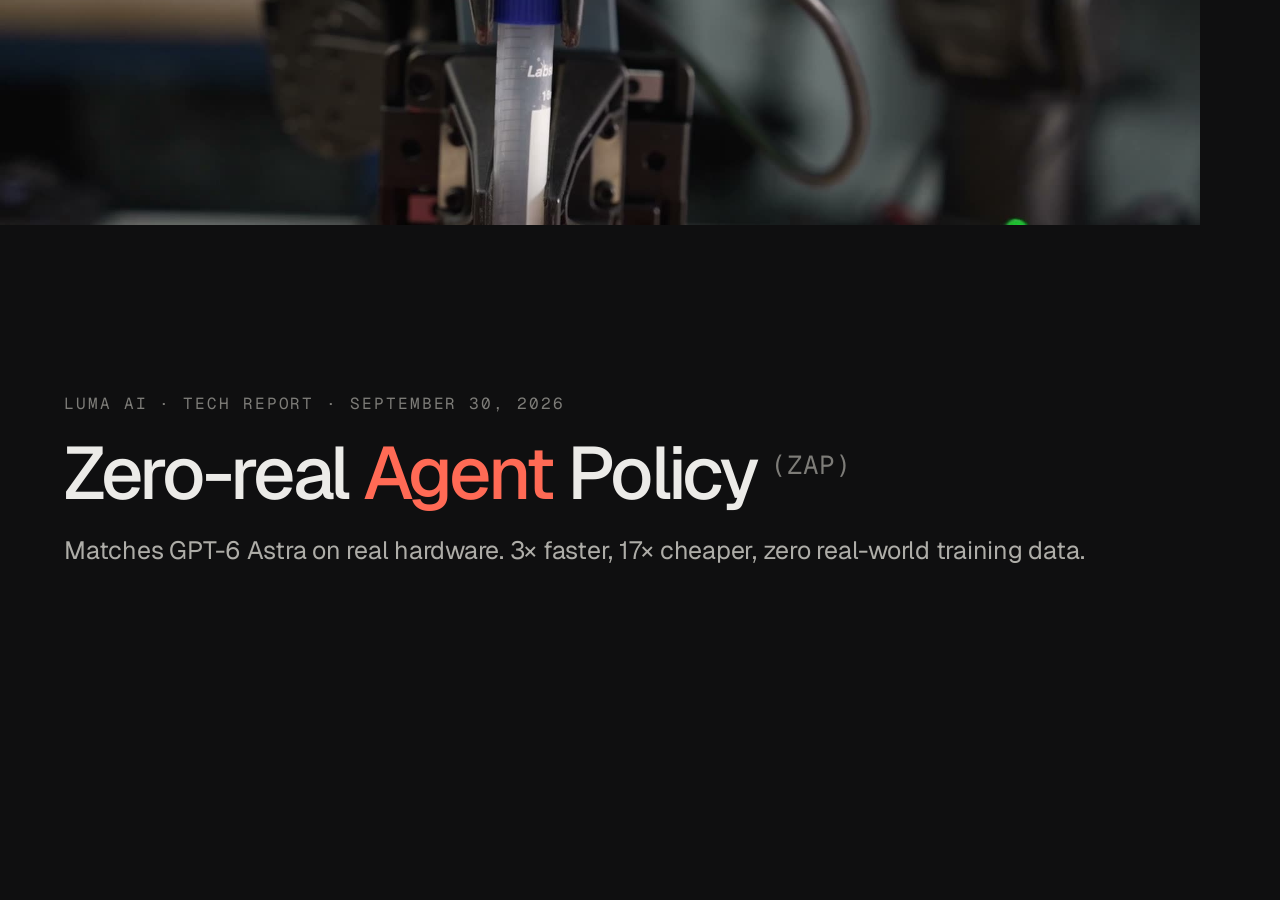
<file: scripts/og-card.html>
<!doctype html>
<!-- Source for media/og.jpg (1200x630 social card). Re-render: serve the repo
     (python3 scripts/serve.py), open http://localhost:8080/scripts/og-card.html
     at a 1200x630 viewport and screenshot it (see README). -->
<html lang="en"><head><meta charset="utf-8"><title>OG card</title>
<link rel="stylesheet" href="https://fonts.googleapis.com/css2?family=Geist:wght@400;500&family=Geist+Mono:wght@400&display=swap">
<style>
html,body{margin:0;width:1200px;height:630px;overflow:hidden;display:flex;flex-direction:column;background:#0f0f10;color:#ecebe8;font-family:Geist,sans-serif}
img{display:block;width:1200px;height:225px;object-fit:cover}
.t{margin-top:auto;padding:0 64px 64px}
.k{font:400 16px/1 "Geist Mono",monospace;letter-spacing:.12em;text-transform:uppercase;color:#7d7c78}
h1{margin:26px 0 0;font-weight:500;font-size:74px;white-space:nowrap;line-height:.95;letter-spacing:-.045em}
h1 em{font-style:normal;color:#ff6a55}
h1 .acr{font:400 26px/1 "Geist Mono",monospace;letter-spacing:0;color:#7d7c78;vertical-align:.95em}
p{margin:26px 0 0;font-size:25px;color:#aeada8;letter-spacing:-.01em}
</style></head><body>
<img src="../media/hero.jpg" alt="">
<div class="t"><div class="k">Luma AI · Tech report · September 30, 2026</div>
<h1>Zero-real <em>Agent</em> Policy <span class="acr">(ZAP)</span></h1>
<p>Matches GPT-6 Astra on real hardware. 3× faster, 17× cheaper, zero real-world training data.</p></div>
</body></html>
</file>
<file: assets/css/site.css>
/* Zero-real Agent Policy (ZAP): site styles.
 * Editorial layout on one centered axis: a centered title block, the hero
 * film and figures at ~1160px, one ~680px reading column, a slim sticky
 * contents bar once the header scrolls away, hairlines only where they
 * separate meaning. One color, cobalt, marks ZAP (and the
 * primary action); comparisons are slate and gray; everything else is neutral. */

:root {
  --bg: #ffffff;
  --bg-2: #f4f5f8;          /* quiet tint for code and the tip */
  --ink: #11141d;
  --ink-2: #4f5464;
  --ink-3: #80869a;
  --rule: #e2e4ea;
  --accent: #244bff;        /* ZAP */
  --accent-ink: #1d3fe0;
  --accent-soft: #e9edff;
  --on-accent: #ffffff;
  --zap-2: #9db0ff;         /* ZAP variants (SFT only) */
  --frontier: #747c8c;      /* frontier models: fills only */
  --baseline: #b4b8c2;      /* other baselines: fills only */
  --neutral-1: #747c8c;
  --neutral-2: #b4b8c2;
  --neutral-3: #dcdee6;
  --media-bg: #0e0f14;
  --on-media: #f4f4f2;

  /* legacy names still read by the components and the inline SVG figures */
  --surface: var(--bg-2);
  --fg: var(--ink);
  --muted: var(--ink-2);
  --line: var(--rule);

  --f-sans: "Geist", ui-sans-serif, -apple-system, "Segoe UI", Roboto, "Helvetica Neue", Arial, sans-serif;
  --f-serif: "Newsreader", "Iowan Old Style", Georgia, serif;
  --f-mono: "Geist Mono", ui-monospace, "SFMono-Regular", Menlo, Consolas, monospace;
  --font-body: var(--f-sans);
  --font-mono: var(--f-mono);

  --col: 680px;
  --wide: 1160px;
  --gutter: 24px;
  --bar: 60px;             /* sticky contents bar height */
  --radius: 14px;
  color-scheme: light;
}
@media (prefers-color-scheme: dark) {
  :root:not([data-theme="light"]) {
    --bg: #131621; --bg-2: #1b1f2d; --ink: #f0f2fc; --ink-2: #adb5ca; --ink-3: #828aa0; --rule: #363d50;
    --accent: #93a8ff; --accent-ink: #a9baff; --accent-soft: #242e54; --on-accent: #131621;
    --zap-2: #5368c0; --frontier: #7a8398; --baseline: #4e5567;
    --neutral-1: #7a8398; --neutral-2: #4e5567; --neutral-3: #363d50;
    --media-bg: #0a0c12;
    color-scheme: dark;
  }
}
:root[data-theme="dark"] {
  --bg: #131621; --bg-2: #1b1f2d; --ink: #f0f2fc; --ink-2: #adb5ca; --ink-3: #828aa0; --rule: #363d50;
  --accent: #93a8ff; --accent-ink: #a9baff; --accent-soft: #242e54; --on-accent: #131621;
  --zap-2: #5368c0; --frontier: #7a8398; --baseline: #4e5567;
  --neutral-1: #7a8398; --neutral-2: #4e5567; --neutral-3: #363d50;
  --media-bg: #0a0c12;
  color-scheme: dark;
}

/* ---------- base ---------- */
*, *::before, *::after { box-sizing: border-box; }
html { -webkit-text-size-adjust: 100%; scroll-behavior: smooth; scroll-padding-top: calc(var(--bar) + 24px); }
@media (max-width: 760px) { :root { --gutter: 16px; } }
@media (prefers-reduced-motion: reduce) { html { scroll-behavior: auto; } }
body {
  margin: 0; background: var(--bg); color: var(--ink);
  font-family: var(--f-sans); font-size: 18px; line-height: 1.65; font-weight: 400;
  -webkit-font-smoothing: antialiased; text-rendering: optimizeLegibility;
  overflow-x: clip;
}
img, video, svg { max-width: 100%; }
a { color: inherit; text-decoration: underline; text-decoration-color: var(--neutral-2); text-decoration-thickness: 1px; text-underline-offset: 3px; }
a:hover { text-decoration-color: var(--accent); }
:focus-visible { outline: 2px solid var(--accent); outline-offset: 3px; border-radius: 2px; }
h1, h2, h3, h4 { margin: 0; font-weight: 500; letter-spacing: -.02em; text-wrap: balance; }
p { margin: 0; }
b, strong { font-weight: 600; }
code, .mono { font-family: var(--f-mono); font-size: .84em; }
.skip { position: absolute; left: 8px; top: -60px; z-index: 100; background: var(--ink); color: var(--bg); padding: 8px 12px; text-decoration: none; }
.skip:focus { top: 8px; }
.muted { color: var(--ink-2); }
.small { font-size: 14px; }

/* ---------- layout ---------- */
.col, .wide { width: min(100% - 2 * var(--gutter), var(--col)); margin-inline: auto; }
.wide { width: min(100% - 2 * var(--gutter), var(--wide)); }
.stack { display: flex; flex-direction: column; gap: 20px; }
section.sec { padding-top: 168px; display: flex; flex-direction: column; gap: 36px; }
section.sec > .sub-sec { padding-top: 48px; }
.two { display: grid; grid-template-columns: repeat(2, minmax(0, 1fr)); gap: 40px; }
.two > * { min-width: 0; }
@media (max-width: 760px) { .two { grid-template-columns: 1fr; gap: 36px; } section.sec { padding-top: 112px; } }

/* ---------- theme toggle (byline and footer) ---------- */
.theme-btn { display: inline-flex; align-items: center; gap: 6px; border: 0; background: transparent; color: var(--ink-3); cursor: pointer; padding: 4px 0; font: inherit; }
.theme-btn:hover { color: var(--ink); }
.theme-btn svg { width: 14px; height: 14px; flex: none; }

/* ---------- contents bar (slides in once the header has scrolled away) ---------- */
.toc { position: fixed; z-index: 30; top: 0; left: 0; right: 0; height: var(--bar); background: color-mix(in srgb, var(--bg) 86%, transparent); -webkit-backdrop-filter: saturate(180%) blur(16px); backdrop-filter: saturate(180%) blur(16px); border-bottom: 1px solid var(--rule); transition: transform .3s cubic-bezier(.2, .7, .2, 1), opacity .3s; }
.toc.hide { transform: translateY(-100%); opacity: 0; pointer-events: none; visibility: hidden; }
.toc-in { width: min(100% - 2 * var(--gutter), var(--wide)); height: 100%; margin-inline: auto; display: flex; align-items: center; gap: 16px; }
.toc ol { list-style: none; margin: 0 0 0 -11px; padding: 0 12px 0 0; display: flex; gap: 2px; flex: 1; min-width: 0; overflow-x: auto; scrollbar-width: none; -webkit-mask-image: linear-gradient(to right, #000 calc(100% - 28px), transparent); mask-image: linear-gradient(to right, #000 calc(100% - 28px), transparent); }
.toc ol::-webkit-scrollbar { display: none; }
.toc a { display: block; padding: 7px 11px; border-radius: 999px; color: var(--ink-2); text-decoration: none; font-size: 13.5px; line-height: 1.2; white-space: nowrap; transition: color .15s, background .15s; }
.toc a:hover { color: var(--ink); }
.toc a.on { color: var(--ink); background: var(--bg-2); font-weight: 500; }
.toc-end { flex: none; display: flex; align-items: center; gap: 10px; }
.toc-end .theme-btn { width: 34px; height: 34px; justify-content: center; border-radius: 50%; }
.toc-end .theme-btn svg { width: 16px; height: 16px; }
@media (max-width: 760px) { .toc-end .btn { display: none; } }

/* ---------- hero ---------- */
.hero { width: min(100% - 2 * var(--gutter), 980px); margin-inline: auto; padding-top: clamp(72px, 12vh, 136px); display: flex; flex-direction: column; align-items: center; gap: 30px; text-align: center; }
.hero .meta { display: flex; align-items: center; justify-content: center; flex-wrap: wrap; gap: 6px 12px; font-size: 14px; color: var(--ink-3); }
.hero .meta time::before { content: ""; display: inline-block; width: 3px; height: 3px; border-radius: 50%; background: currentColor; vertical-align: middle; margin-right: 12px; }
.hero .meta .theme-btn { margin-left: 6px; padding: 4px 10px; border: 1px solid var(--rule); border-radius: 999px; font-size: 13px; }
.hero h1 { font-size: clamp(46px, 8.2vw, 116px); line-height: .95; letter-spacing: -.05em; font-weight: 500; }
.hero h1 em { font-style: normal; color: var(--accent); }
.hero h1 .nw { white-space: nowrap; }
.hero h1 .acr { font-size: .3em; letter-spacing: 0; font-weight: 400; color: var(--ink-3); font-family: var(--f-mono); vertical-align: 1.1em; white-space: nowrap; }
.hero .sub { font-size: clamp(19px, 2.1vw, 24px); line-height: 1.45; letter-spacing: -.014em; color: var(--ink-2); max-width: 800px; text-wrap: balance; }
.hero .links { display: flex; flex-wrap: wrap; justify-content: center; gap: 10px; margin-top: 4px; }
.hero .links .btn { padding: 13px 24px; font-size: 15px; }
.hero-media { margin: clamp(56px, 8vh, 88px) auto 0; }
.hero-media .vid { gap: 0; }
.hero-media .vid-frame, .hero-media [data-video]:empty { border-radius: 22px; box-shadow: 0 50px 100px -50px rgb(10 14 40 / .45), 0 0 0 1px rgb(0 0 0 / .04); }
@media (max-width: 760px) { .hero { gap: 22px; } .hero-media .vid-frame, .hero-media [data-video]:empty { border-radius: 14px; } }

/* ---------- headline numerals and byline ---------- */
#headline { padding-top: 72px; }
.strip { display: grid; grid-template-columns: repeat(4, minmax(0, 1fr)); border-top: 1px solid var(--rule); border-bottom: 1px solid var(--rule); }
.stat { display: flex; flex-direction: column; align-items: center; text-align: center; gap: 12px; min-width: 0; padding: 36px 20px 34px; }
.stat + .stat { border-left: 1px solid var(--rule); }
.stat .num { font-size: clamp(48px, 5.8vw, 80px); line-height: .95; letter-spacing: -.055em; font-weight: 500; font-variant-numeric: tabular-nums; }
.stat:first-child .num { color: var(--accent); }
.stat .lbl { font-size: 15px; line-height: 1.45; color: var(--ink-2); max-width: 22ch; }
@media (max-width: 760px) {
  .strip { grid-template-columns: repeat(2, minmax(0, 1fr)); }
  .stat { padding: 28px 12px; }
  .stat:nth-child(3) { border-left: 0; }
  .stat:nth-child(n+3) { border-top: 1px solid var(--rule); }
}
.byline { max-width: 860px; margin: 48px auto 0; text-align: center; font-size: 14.5px; line-height: 1.7; color: var(--ink-2); }
.byline .paper-title { font-size: 17px; font-weight: 500; letter-spacing: -.01em; color: var(--ink); margin-bottom: 10px; line-height: 1.4; text-wrap: balance; }
.byline .authors { color: var(--ink-2); text-wrap: balance; }
.byline .author-note { font-size: 13px; color: var(--ink-3); margin-top: 4px; }
.byline sup { font-size: .7em; line-height: 0; }

/* ---------- section heads & prose ---------- */
/* A part's title is a small cobalt label over its lead heading; a part
   without a lead heading shows its title at lead size instead. */
.part-head { padding: 0; }
.part-title { display: flex; align-items: center; gap: 16px; font-family: var(--f-mono); font-size: 12.5px; font-weight: 500; line-height: 1.3; letter-spacing: .1em; text-transform: uppercase; color: var(--accent-ink); scroll-margin-top: calc(var(--bar) + 24px); }
.part-title::after { content: ""; flex: 1; height: 1px; background: var(--rule); }
section.part > .part-head + * { margin-top: -14px; }
section.part:not(:has(.h-lead)) .part-title { display: block; font-family: var(--f-sans); font-size: clamp(34px, 4.4vw, 52px); line-height: 1.05; letter-spacing: -.045em; text-transform: none; color: var(--ink); }
section.part:not(:has(.h-lead)) .part-title::after { content: none; }
section.part:not(:has(.h-lead)) > .part-head + * { margin-top: 0; }
.h-lead { font-size: clamp(34px, 4.4vw, 52px); line-height: 1.05; letter-spacing: -.045em; }
.stack > .h-lead + p { margin-top: 8px; }
.h-sub { font-size: clamp(23px, 2.4vw, 28px); line-height: 1.2; letter-spacing: -.03em; }
.stack > .h-sub { margin-top: 20px; }

/* ---------- figures ---------- */
figure { margin: 0; display: flex; flex-direction: column; gap: 16px; min-width: 0; scroll-margin-top: calc(var(--bar) + 24px); }
section.sec > figure { margin-block: 24px; }
figcaption { font-size: 14.5px; line-height: 1.6; color: var(--ink-2); max-width: var(--col); text-wrap: pretty; }
figure.wide > figcaption, .trials-more figcaption { margin-inline: auto; } /* line up with the text column */
.fig-num { font-weight: 600; color: var(--ink); text-decoration: none; font-variant-numeric: tabular-nums; }
.fig-num:hover { color: var(--accent-ink); }
.fig-name { color: var(--ink); font-weight: 500; }
.scroll-x { overflow-x: auto; -webkit-overflow-scrolling: touch; }
.svg-fig { width: 100%; height: auto; display: block; }
svg text { font-family: var(--f-sans); }
/* chart panels sit on a soft card */
.bars { background: var(--bg-2); border-radius: 20px; padding: 32px 36px 28px; }
@media (max-width: 760px) { .bars { padding: 22px 18px 18px; border-radius: 16px; } }

/* reserve space for video slots before the script fills them */
[data-video]:empty { aspect-ratio: 16 / 3; background: var(--media-bg); border-radius: var(--radius); }
[data-video][data-race]:empty { aspect-ratio: 16 / 9; }
.hero-media [data-video]:empty { aspect-ratio: 16 / 9; }

/* ---------- video ---------- */
.vid { display: grid; grid-template-columns: minmax(0, 1fr); align-content: start; gap: 14px; min-width: 0; }
.vid-frame { position: relative; background: var(--media-bg); border-radius: var(--radius); overflow: hidden; max-width: 100%; aspect-ratio: 16 / 9; }
.vid-frame video { position: absolute; inset: 0; width: 100%; height: 100%; object-fit: contain; display: block; }
.badge { position: absolute; top: 12px; right: 12px; font-family: var(--f-sans); font-size: 12px; font-weight: 500; line-height: 1; padding: 6px 10px; border-radius: 999px; background: rgb(10 12 18 / .55); color: var(--on-media); font-variant-numeric: tabular-nums; pointer-events: none; -webkit-backdrop-filter: blur(8px); backdrop-filter: blur(8px); }
.vid-toggle { position: absolute; left: 12px; bottom: 12px; width: 32px; height: 32px; border-radius: 50%; border: 0; background: rgb(10 12 18 / .5); color: var(--on-media); display: grid; place-items: center; cursor: pointer; opacity: .6; transition: opacity .2s; -webkit-backdrop-filter: blur(8px); backdrop-filter: blur(8px); }
.vid-frame:hover .vid-toggle, .vid-toggle:focus-visible { opacity: .95; }
.vid-toggle svg { width: 13px; height: 13px; fill: currentColor; }
.vid-zoom { position: absolute; right: 12px; bottom: 12px; width: 32px; height: 32px; border-radius: 50%; border: 0; background: rgb(10 12 18 / .5); color: var(--on-media); display: grid; place-items: center; cursor: zoom-in; opacity: .6; transition: opacity .2s; -webkit-backdrop-filter: blur(8px); backdrop-filter: blur(8px); }
.vid-frame:hover .vid-zoom, .vid-zoom:focus-visible { opacity: .95; }
.vid-zoom svg { width: 12px; height: 12px; fill: none; stroke: currentColor; stroke-width: 1.5; }
.vid-frame.zoomable video { cursor: zoom-in; }

/* ---------- lightbox (an enlarged clip; site.js moves the clip's node in and back) ----------
   The dialog scrolls when a tall node (the stacked race on a phone) cannot fit. */
html.lb-open { overflow: hidden; scrollbar-gutter: stable; overflow-anchor: none; }
.lb { position: fixed; inset: 0; width: 100%; height: 100%; max-width: none; max-height: none; margin: 0; padding: 0; border: 0; background: transparent; color: var(--ink); overflow: auto; overscroll-behavior: contain; }
.lb::backdrop { background: rgb(8 8 8 / .84); }
.lb-stage { box-sizing: border-box; width: 100%; min-height: 100%; display: flex; align-items: center; justify-content: center; padding: 60px var(--gutter) var(--gutter); }
.lb-stage > * { flex: none; box-sizing: border-box; max-width: 100%; background: var(--bg); padding: 14px; border-radius: 4px; box-shadow: 0 0 0 1px var(--rule); }
@media (max-width: 600px) { .lb-stage { padding: 60px 8px 8px; } .lb-stage > * { padding: 8px; } }
.lb .vid-zoom { display: none; }
.lb .vid-frame.zoomable video { cursor: auto; }
.lb-close { position: fixed; top: 12px; right: 12px; width: 36px; height: 36px; border-radius: 50%; border: 0; background: rgb(255 255 255 / .14); color: #f4f4f2; display: grid; place-items: center; cursor: pointer; transition: background .15s; }
.lb-close:hover, .lb-close:focus-visible { background: rgb(255 255 255 / .28); }
.lb-close:focus-visible { outline: 2px solid #f4f4f2; outline-offset: 2px; }
.lb-close svg { width: 12px; height: 12px; fill: none; stroke: currentColor; stroke-width: 1.6; stroke-linecap: round; }
@media (prefers-reduced-motion: no-preference) {
  .lb[open]::backdrop { animation: lb-fade .18s ease-out; }
  .lb[open] .lb-stage > * { animation: lb-zoom .2s ease-out; }
}
@keyframes lb-fade { from { opacity: 0; } }
@keyframes lb-zoom { from { opacity: 0; transform: scale(.96); } }
.vid-frame.missing { display: grid; place-items: center; padding: 16px; background: var(--bg-2); }
.vid-frame.missing .ph { font-family: var(--f-mono); font-size: 12.5px; color: var(--ink-3); text-align: center; max-width: 90%; }
.views { display: grid; grid-template-columns: repeat(3, 1fr); font-family: var(--f-sans); font-size: 12px; font-weight: 500; color: var(--ink-3); }
.views span { text-align: center; }
.vid > .vid-frame { grid-area: 1 / 1; }
.vid > .views { grid-area: 1 / 1; align-self: end; margin-bottom: 12px; position: relative; z-index: 1; pointer-events: none; color: var(--on-media); }
.vid > .views span { justify-self: center; padding: 5px 10px; border-radius: 999px; background: rgb(10 12 18 / .5); line-height: 1; -webkit-backdrop-filter: blur(8px); backdrop-filter: blur(8px); }
@media (max-width: 600px) {
  .vid > .views { grid-area: auto; align-self: auto; margin: -6px 0 0; color: var(--ink-3); font-size: 11.5px; }
  .vid > .views span { padding: 0; background: none; -webkit-backdrop-filter: none; backdrop-filter: none; }
}
.prompt { font-family: var(--f-sans); font-size: 15.5px; line-height: 1.5; color: var(--ink); display: flex; gap: 14px; align-items: baseline; }
.prompt .k { flex: none; font-family: var(--f-mono); font-size: 11px; font-weight: 500; letter-spacing: .1em; text-transform: uppercase; color: var(--ink-3); }
.prompt .t { min-width: 0; }
.prompt.unverified .t::after { content: " (placeholder caption)"; color: var(--ink-3); }

/* ---------- buttons, filters ---------- */
.btn { font: 500 14px/1 var(--f-sans); text-decoration: none; display: inline-flex; align-items: center; gap: 9px; padding: 11px 18px; white-space: nowrap; border-radius: 999px; border: 1px solid var(--ink); background: var(--ink); color: var(--bg); cursor: pointer; transition: background .15s, border-color .15s, color .15s; }
.btn:hover { background: var(--ink); border-color: var(--ink); color: var(--bg); }
.btn.primary { background: var(--accent); border-color: var(--accent); color: var(--on-accent); }
.btn.primary:hover { background: var(--accent-ink); border-color: var(--accent-ink); color: var(--on-accent); }
.btn.ghost { background: transparent; color: var(--ink); border-color: var(--neutral-2); }
.btn.ghost:hover { border-color: var(--ink); color: var(--ink); background: transparent; }
.btn svg { width: 11px; height: 11px; fill: currentColor; }
.btn.sm { padding: 9px 16px; font-size: 13.5px; }

/* ---------- bar chart ---------- */
.bars:not(.one) { display: grid; grid-template-columns: repeat(2, minmax(0, 1fr)); gap: 56px; }
@media (max-width: 760px) { .bars:not(.one) { grid-template-columns: 1fr; gap: 36px; } }
@media (min-width: 761px) { .bars:not(.one) .bar-row, .bars:not(.one) .axis { grid-template-columns: minmax(0, 128px) minmax(0, 1fr) 52px; gap: 12px; } }
.bar-panel h4 { margin: 0 0 18px; font: 600 16px/1.3 var(--f-sans); letter-spacing: -.01em; }
.bar-panel h4 span { font-weight: 400; color: var(--ink-3); }
.bar-row { display: grid; grid-template-columns: minmax(0, 168px) minmax(0, 1fr) 60px; align-items: center; gap: 16px; padding-block: 6px; }
.bar-row .name { font-size: 15px; line-height: 1.25; color: var(--ink); }
.bar-row .name small { display: block; font-size: 12.5px; color: var(--ink-3); margin-top: 1px; }
.bar-row.ours .name { color: var(--accent-ink); font-weight: 600; }
.bar-row.ours .name small { font-weight: 400; }
.track { position: relative; height: 30px; background: linear-gradient(to right, var(--rule) 1px, transparent 1px) 0 0 / 25% 100%; border-right: 1px solid var(--rule); }
.fill { position: absolute; inset: 0 auto 0 0; background: var(--baseline); border-radius: 0 6px 6px 0; }
.frontier .fill { background: var(--frontier); }
.variant .fill { background: var(--zap-2); }
.ours .fill { background: var(--accent); }
.bar-row .val { position: absolute; top: 50%; left: calc(var(--w) + 10px); transform: translateY(-50%); font-size: 14.5px; font-weight: 500; font-variant-numeric: tabular-nums; color: var(--ink-2); white-space: nowrap; }
.ours .val { color: var(--accent-ink); font-weight: 600; }
.axis { display: grid; grid-template-columns: minmax(0, 168px) minmax(0, 1fr) 60px; gap: 16px; font-size: 12px; font-variant-numeric: tabular-nums; color: var(--ink-3); padding-top: 8px; }
.axis .ticks { display: flex; justify-content: space-between; }
@media (max-width: 520px) { .bar-row, .axis { grid-template-columns: minmax(0, 112px) minmax(0, 1fr) 52px; gap: 10px; } .bar-row .name { font-size: 13.5px; } .bar-row .val { font-size: 13px; } .track { height: 24px; } }

/* ---------- dot matrix ---------- */
.dm { min-width: 560px; display: grid; grid-template-columns: minmax(150px, 1.6fr) repeat(5, minmax(70px, 1fr)); font-size: 14px; }
.dm .hd { font-size: 12.5px; line-height: 1.25; color: var(--ink-2); padding: 0 6px 12px; text-align: center; align-self: end; }
.dm .hd.ours { color: var(--ink); font-weight: 600; }
.dm .grp { grid-column: 1 / -1; font-family: var(--f-mono); font-size: 10.5px; letter-spacing: .12em; text-transform: uppercase; color: var(--ink-3); padding: 18px 0 8px; border-bottom: 1px solid var(--ink); }
.dm .task { padding: 9px 8px 9px 0; border-bottom: 1px solid var(--rule); line-height: 1.3; color: var(--ink); min-width: 0; }
.dm .task small { display: block; font-family: var(--f-mono); font-size: 11px; color: var(--ink-3); margin-top: 2px; }
.dm .cell { display: flex; justify-content: center; align-items: center; gap: 5px; flex-wrap: wrap; border-bottom: 1px solid var(--rule); padding: 9px 4px; }
.dm .cell.ours { background: color-mix(in srgb, var(--accent-soft) 60%, transparent); }
.dot { width: 11px; height: 11px; border-radius: 50%; border: 1.6px solid var(--neutral-1); background: transparent; padding: 0; cursor: pointer; }
.dot.s { background: var(--neutral-1); }
.cell.ours .dot { border-color: var(--accent); }
.cell.ours .dot.s { background: var(--accent); }
.legend { display: flex; flex-wrap: wrap; gap: 8px 20px; font-size: 13px; color: var(--ink-2); align-items: center; }
.legend .dot { display: inline-block; cursor: default; vertical-align: -1px; margin-right: 4px; }
/* Collapsed per-task figure under Figure 1: a quiet one-line toggle, no box. */
details.trials-more, details.trials-more:last-of-type { border: 0; }
.trials-more { width: min(100%, var(--col)); margin-inline: auto; }
.trials-more > summary { justify-content: flex-start; gap: 7px; padding-block: 2px; font-weight: 400; font-size: 13px; color: var(--ink-3); width: fit-content; }
.trials-more > summary:hover, .trials-more > summary:focus-visible { color: var(--ink-2); }
.trials-more > summary::before { content: ""; width: 5px; height: 5px; border-right: 1.3px solid currentColor; border-bottom: 1.3px solid currentColor; transform: translateY(-1px) rotate(-45deg); transition: transform .15s; flex: none; }
.trials-more[open] > summary::before { transform: translateY(-2px) rotate(45deg); }
.trials-more > summary::after { content: none; }
.trials-more[open] > summary::after { content: none; }
.trials-more > figure { padding-top: 18px; }
@media (prefers-reduced-motion: reduce) { .trials-more > summary::before { transition: none; } }
.tip { position: fixed; z-index: 50; max-width: 280px; background: var(--ink); color: var(--bg); font-size: 13px; line-height: 1.45; padding: 10px 12px; border-radius: 4px; box-shadow: 0 8px 24px rgb(0 0 0 / .18); pointer-events: none; }
.tip .m { font-family: var(--f-mono); font-size: 11px; opacity: .7; display: block; margin-bottom: 3px; }

/* ---------- race ---------- */
.race { display: grid; grid-template-columns: repeat(2, minmax(0, 1fr)); gap: 20px; }
@media (max-width: 760px) { .race { grid-template-columns: 1fr; } }
.lane { display: flex; flex-direction: column; gap: 16px; min-width: 0; background: var(--bg-2); border-radius: 20px; padding: 20px 20px 16px; }
.lane .vid-frame { border-radius: 12px; }
.lane-head { display: flex; justify-content: space-between; align-items: flex-end; gap: 12px; flex-wrap: wrap; }
.lane-name { font-weight: 600; font-size: 18px; letter-spacing: -.015em; display: flex; flex-direction: column; gap: 3px; }
.lane-name small { font-weight: 400; color: var(--ink-3); font-size: 13px; letter-spacing: 0; }
.lane.ours .lane-name { color: var(--accent-ink); }
.meters { display: flex; gap: 24px; font-variant-numeric: tabular-nums; }
.meter { display: flex; flex-direction: column; align-items: flex-end; gap: 5px; }
.meter .v { font-size: clamp(24px, 2.6vw, 34px); font-weight: 500; line-height: 1; color: var(--ink); letter-spacing: -.035em; }
.meter .l { font-family: var(--f-mono); font-size: 10.5px; letter-spacing: .1em; text-transform: uppercase; color: var(--ink-3); }
.lane.ours .meter .v { color: var(--accent-ink); }
.stamp { position: absolute; top: 50%; left: 50%; transform: translate(-50%, -50%); font-family: var(--f-sans); font-weight: 600; font-size: clamp(14px, 1.8vw, 19px); letter-spacing: -.01em; font-variant-numeric: tabular-nums; color: var(--on-media); padding: 10px 18px; border-radius: 999px; background: rgb(10 12 18 / .66); white-space: nowrap; -webkit-backdrop-filter: blur(8px); backdrop-filter: blur(8px); }
.lane.ours .stamp { background: var(--accent); color: #fff; }
.race-ctl { display: flex; gap: 16px; align-items: center; flex-wrap: wrap; }

/* ---------- tables ---------- */
table { border-collapse: collapse; width: 100%; font-size: 15.5px; }
th, td { text-align: left; padding: 13px 12px 13px 0; border-bottom: 1px solid var(--rule); vertical-align: top; }
thead th { font-weight: 500; font-size: 13px; color: var(--ink-3); border-bottom-color: var(--ink); }
td.num, th.num { text-align: right; font-variant-numeric: tabular-nums; white-space: nowrap; padding-right: 0; padding-left: 16px; }
td code { white-space: nowrap; }
tr.hl td { font-weight: 600; }
.col-ours { color: var(--accent-ink); }

/* ---------- episode loop diagram ---------- */
.loop { list-style: none; margin: 0; padding: 0; display: grid; grid-template-columns: repeat(5, minmax(0, 1fr)); gap: 24px; }
.loop li { position: relative; border-top: 1px solid var(--ink); padding-top: 14px; display: flex; flex-direction: column; gap: 6px; min-width: 0; }
.loop li.rep { border-top: 2px solid var(--ink); padding-top: 13px; }
.loop .n { font-family: var(--f-mono); font-size: 11px; color: var(--ink-3); }
.loop li.rep .n { color: var(--ink-2); }
.loop .h { font-weight: 600; font-size: 15px; line-height: 1.25; }
.loop .d { font-size: 13.5px; line-height: 1.45; color: var(--ink-2); }
.loop-note { font-family: var(--f-mono); font-size: 12px; color: var(--ink-3); display: flex; align-items: center; gap: 8px; }
@media (max-width: 760px) { .loop { grid-template-columns: 1fr 1fr; gap: 24px 20px; } .loop li:last-child { grid-column: 1 / -1; } }
.pipe { display: flex; flex-wrap: wrap; gap: 6px 8px; align-items: baseline; font-size: 13.5px; color: var(--ink); padding-top: 4px; }
.pipe span.end { font-family: var(--f-mono); font-size: 12px; color: var(--ink-2); flex-basis: 100%; padding-top: 4px; }
.pipe i { font-style: normal; color: var(--ink-3); }

/* ---------- training-task carousels (one per category) ---------- */
.cars { display: flex; flex-direction: column; gap: 44px; min-width: 0; }
.car-group { display: flex; flex-direction: column; gap: 14px; min-width: 0; }
.car-head { display: flex; align-items: flex-end; justify-content: space-between; gap: 16px; padding-bottom: 12px; border-bottom: 1px solid var(--rule); }
.car-title { font-size: clamp(22px, 2.4vw, 27px); line-height: 1.2; letter-spacing: -.02em; font-weight: 500; }
.car-title .n { font-family: var(--f-mono); font-size: 12px; letter-spacing: .04em; font-weight: 400; color: var(--ink-3); margin-left: 10px; white-space: nowrap; }
.car-nav { display: flex; gap: 8px; flex: none; }
.car-nav[hidden] { display: none; }
.car-btn { width: 36px; height: 36px; border-radius: 50%; border: 1px solid var(--neutral-2); background: transparent; color: var(--ink); display: grid; place-items: center; cursor: pointer; padding: 0; transition: border-color .15s, opacity .15s; }
.car-btn:hover:not(:disabled) { border-color: var(--ink); }
.car-btn:disabled { opacity: .3; cursor: default; }
.car-btn svg { width: 14px; height: 14px; }
.car { overflow-x: auto; overflow-y: hidden; overscroll-behavior-x: contain; scroll-snap-type: x mandatory; -webkit-overflow-scrolling: touch; scrollbar-width: none; touch-action: pan-x pan-y; min-width: 0; }
.car::-webkit-scrollbar { display: none; }
.car:focus-visible { outline-offset: 4px; }
.car-track { list-style: none; margin: 0; padding: 0; display: flex; gap: 16px; }
/* Tile widths leave a slice of the next tile showing at the edge. */
.car-track > li { flex: 0 0 calc((100% - 3 * 16px) / 3.35); min-width: 0; scroll-snap-align: start; }
@media (max-width: 900px) { .car-track > li { flex-basis: calc((100% - 16px) / 2.3); } }
@media (max-width: 560px) { .car-track { gap: 12px; } .car-track > li { flex-basis: 76%; } }
.tile { gap: 8px; }
/* ---------- intro list, comparison table ---------- */
ol.kinds { margin: 0; padding: 0; list-style: none; counter-reset: kd; display: flex; flex-direction: column; }
ol.kinds li { counter-increment: kd; display: grid; grid-template-columns: 32px 1fr; gap: 8px; padding: 14px 0; border-top: 1px solid var(--rule); }
ol.kinds li:last-child { border-bottom: 1px solid var(--rule); }
ol.kinds li::before { content: counter(kd); font-family: var(--f-mono); font-size: 12px; color: var(--ink-3); padding-top: 5px; }
ul.plain { margin: 0; padding-left: 20px; display: flex; flex-direction: column; gap: 8px; }
.vh { position: absolute !important; width: 1px; height: 1px; overflow: hidden; clip: rect(0 0 0 0); white-space: nowrap; }
table.cmp th[scope="row"] { font-weight: 400; color: var(--ink); }
table.cmp .m { text-align: center; width: 19%; padding-left: 8px; padding-right: 8px; }
table.cmp thead th.m { color: var(--ink-3); }
table.cmp td.m svg { width: 18px; height: 18px; display: inline-block; vertical-align: middle; }
table.cmp td.yes { color: var(--ink); }
table.cmp td.no { color: var(--ink-3); }
table.cmp tr.ours th, table.cmp tr.ours td { background: var(--accent-soft); border-bottom-color: transparent; }
table.cmp tr.ours th { border-radius: 10px 0 0 10px; padding-left: 14px; }
table.cmp tr.ours td:last-child { border-radius: 0 10px 10px 0; }
table.cmp tr.ours th[scope="row"] { color: var(--accent-ink); font-weight: 600; }
table.cmp tr.ours td.yes { color: var(--accent); }
@media (max-width: 520px) { table.cmp { font-size: 14px; } table.cmp .m { width: auto; padding-left: 4px; padding-right: 4px; } table.cmp thead th.m { font-size: 11.5px; } }

.tile .prompt { font-size: 12px; gap: 0; color: var(--ink-2); }
.tile .badge { font-size: 10px; padding: 4px 5px; top: 6px; right: 6px; }
.tile .vid-toggle { width: 26px; height: 26px; left: 6px; bottom: 6px; }

/* ---------- reward staircase ---------- */
.stair .bar { transform-box: fill-box; transform-origin: 50% 100%; }
.stair.play .bar { animation: grow .9s cubic-bezier(.2, .7, .2, 1) backwards; }
.stair.play .bar.b2 { animation-delay: .25s; } .stair.play .bar.b3 { animation-delay: .5s; } .stair.play .bar.b4 { animation-delay: .8s; animation-duration: 1.3s; }
@keyframes grow { from { transform: scaleY(.12); } to { transform: scaleY(1); } }

/* ---------- lessons, steps, quote ---------- */
.lessons { list-style: none; margin: 0; padding: 0; counter-reset: ls; }
.lessons li { counter-increment: ls; display: grid; grid-template-columns: 40px 1fr; gap: 8px; padding: 18px 0; border-top: 1px solid var(--rule); }
.lessons li:last-child { border-bottom: 1px solid var(--rule); }
.lessons li::before { content: counter(ls, decimal-leading-zero); font-family: var(--f-mono); font-size: 12px; color: var(--ink-3); padding-top: 5px; }
ul.steps { margin: 0; padding-left: 0; list-style: none; display: flex; flex-direction: column; counter-reset: st; }
ul.steps li { counter-increment: st; display: grid; grid-template-columns: 32px 1fr; gap: 8px; padding: 10px 0; border-bottom: 1px solid var(--rule); font-size: 16.5px; }
ul.steps li:first-child { border-top: 1px solid var(--rule); }
ul.steps li::before { content: counter(st); font-family: var(--f-mono); font-size: 12px; color: var(--ink-3); padding-top: 4px; }
blockquote.take { margin: 0; padding-left: 24px; border-left: 2px solid var(--ink); font-family: var(--f-sans); font-style: normal; font-weight: 400; font-size: clamp(20px, 2.2vw, 24px); line-height: 1.5; letter-spacing: -.012em; color: var(--ink); text-wrap: pretty; }


/* ---------- citation ---------- */
.bib { margin: 0; padding: 22px 24px; border-radius: 16px; background: var(--bg-2); font-family: var(--f-mono); font-size: 12.5px; line-height: 1.6; white-space: pre; overflow-x: auto; color: var(--ink); }
.copy-row { display: flex; gap: 14px; align-items: center; }
.copied { font-size: 13px; color: var(--ink-3); }

/* ---------- details ---------- */
details { border-top: 1px solid var(--rule); }
details:last-of-type { border-bottom: 1px solid var(--rule); }
summary { cursor: pointer; padding-block: 16px; font-weight: 500; font-size: 16.5px; list-style: none; display: flex; justify-content: space-between; align-items: center; gap: 16px; }
summary::-webkit-details-marker { display: none; }
summary::after { content: "+"; font-family: var(--f-mono); font-weight: 400; color: var(--ink-3); font-size: 18px; line-height: 1; }
details[open] > summary::after { content: "−"; }
details > div { padding-block: 0 20px; display: flex; flex-direction: column; gap: 12px; font-size: 16px; color: var(--ink-2); }
details ul, details ol { margin: 0; padding-left: 22px; display: flex; flex-direction: column; gap: 6px; }
details b { color: var(--ink); }
.inline-details { border: 0; }
.inline-details:last-of-type { border: 0; }
.inline-details > summary { justify-content: flex-start; font-weight: 500; font-size: 14.5px; color: var(--ink); padding-block: 6px; }
.inline-details > summary::after { font-size: 14px; color: inherit; }
.full-prompt > summary { font-size: 12.5px; color: var(--ink-3); font-family: var(--f-mono); }
.full-prompt-text { margin: 6px 0 0; max-height: 320px; overflow: auto; white-space: pre-wrap; word-break: break-word; background: var(--bg-2); border-radius: 12px; padding: 16px 18px; font-family: var(--f-mono); font-size: 12px; line-height: 1.6; color: var(--ink-2); }

/* ---------- interactive mounts ---------- */
.mount { min-height: 120px; display: grid; place-items: center; color: var(--ink-3); font-family: var(--f-mono); font-size: 12.5px; padding: 20px; text-align: center; background: var(--bg-2); }
.mount.live { display: block; padding: 0; min-height: 0; text-align: left; font-family: inherit; font-size: inherit; color: inherit; background: none; }
/* Components: drop their card chrome so they sit in the page like figures.
   The mount element itself receives the .epx / .ow class when the component starts. */
.mount.live.ow { display: grid; }
.mount.epx { border: 0; border-top: 1px solid var(--ink); border-radius: 0; padding: 20px 0 0; background: transparent; }
.mount.epx .epx-frame { border-radius: 2px; }
.mount.ow, .mount .ow { border-radius: 0; border-width: 1px 0; border-color: var(--rule); border-top-color: var(--ink); background: transparent; --ow-bg: var(--bg); }
.mount .ow-euler { border-radius: 0; }
.mount .ow-chip { border-radius: 3px; }

/* ---------- footer ---------- */
.site-footer { margin-top: 128px; border-top: 1px solid var(--rule); padding-block: 40px 56px; font-size: 13.5px; color: var(--ink-3); }
.site-footer .wide { display: flex; justify-content: space-between; gap: 16px 32px; flex-wrap: wrap; align-items: baseline; }
.site-footer .wordmark { color: var(--ink); font-size: 15px; font-weight: 600; }
.foot-end { display: inline-flex; gap: 24px; align-items: baseline; }
.site-footer .theme-btn { color: var(--ink-2); }
.site-footer a { color: var(--ink-2); }

@media (prefers-reduced-motion: reduce) {
  *, *::before, *::after { animation-duration: .01ms !important; animation-iteration-count: 1 !important; transition-duration: .01ms !important; }
  .stair.play .bar { animation: none; }
}

/* ---------- Figure 1: sim -> real animation (assets/js/sim2real.js) ---------- */
.s2r { width: 100%; margin-inline: auto; }
.s2r:empty { aspect-ratio: 1200 / 530; }
.s2r[data-layout="tall"] { max-width: 440px; }
.s2r svg { display: block; width: 100%; height: auto; overflow: visible; }
.s2r .fr { fill: none; stroke: var(--neutral-3); stroke-width: 1.5; }
.s2r .ln, .s2r .lnf, .s2r .tl { stroke: var(--ink); stroke-width: 1.5; stroke-linecap: round; stroke-linejoin: round; }
.s2r .ln, .s2r .tl { fill: none; }
.s2r .lnf { fill: var(--bg); }
.s2r .tl { stroke: var(--ink-2); stroke-width: 1.2; }
.s2r .tb { fill: var(--bg); stroke: var(--ink-2); stroke-width: 1.2; }
.s2r .grid { fill: none; stroke: var(--neutral-3); stroke-width: 1; }
.s2r .bk { fill: none; stroke: var(--neutral-2); stroke-width: 1; }
.s2r .co { fill: none; stroke: var(--ink); stroke-width: 11; stroke-linecap: round; stroke-linejoin: round; }
.s2r .ci { fill: none; stroke: var(--bg); stroke-width: 8; stroke-linecap: round; stroke-linejoin: round; }
.s2r .dotk { fill: var(--ink); }
.s2r .trk { stroke: var(--rule); stroke-width: 1.5; stroke-linecap: round; }
.s2r .pf { stroke: var(--ink); stroke-width: 1.5; stroke-linecap: round; }
.s2r .obs, .s2r .mk-n { fill: none; stroke: var(--neutral-2); stroke-width: 1.5; stroke-linecap: round; stroke-linejoin: round; }
.s2r .act, .s2r .mk-a { fill: none; stroke: var(--accent); stroke-width: 1.5; stroke-linecap: round; stroke-linejoin: round; }
.s2r .adot { fill: var(--accent); }
.s2r .bnd { stroke: var(--ink-2); stroke-width: 1.5; stroke-dasharray: 4 6; }
.s2r .hd { fill: var(--ink-3); letter-spacing: .12em; }
.s2r .lab { fill: var(--ink); font-weight: 500; }
.s2r .sm { fill: var(--ink-3); }
.s2r .tagb { fill: var(--bg); stroke: var(--ink); stroke-width: 1.2; }
.s2r .tagt { fill: var(--ink); font-weight: 500; }
.s2r .lapb { fill: var(--bg); stroke: var(--accent); stroke-width: 1.5; }
.s2r .lapr { fill: none; stroke: var(--accent); stroke-width: 1; }
.s2r .lapt { fill: var(--accent); font-weight: 500; letter-spacing: -.02em; }
.s2r .chip rect { fill: var(--bg); stroke: var(--accent); stroke-width: 1.5; }
.s2r .chip text { fill: var(--accent-ink); font-family: var(--f-mono); }
.s2r .holdt { fill: var(--ink); font-weight: 500; letter-spacing: -.01em; }
.s2r .holdt .b { font-weight: 600; }
.s2r .holdt .sep { fill: var(--ink-3); }

/* ---------- in-text citations and references ---------- */
.cites { font-size: .8em; color: var(--ink-3); white-space: nowrap; font-variant-numeric: tabular-nums; }
a.cite { color: inherit; text-decoration: none; }
a.cite:hover, a.cite:focus-visible { color: var(--accent-ink); text-decoration: underline; text-decoration-color: var(--accent); }
ol.refs { font-size: 14.5px; line-height: 1.55; gap: 8px; }
ol.refs li { scroll-margin-top: 30vh; overflow-wrap: anywhere; }
ol.refs li.ref-hit { color: var(--ink); background: var(--accent-soft); transition: background .6s; }

.links a[aria-disabled="true"] { opacity: .55; cursor: default; }
.bars.one { width: 100%; }

/* ---------- three robots, one interface ---------- */
.iface { display: grid; grid-template-columns: repeat(3, minmax(0, 1fr)); gap: 12px; }
@media (max-width: 760px) { .iface { grid-template-columns: 1fr; } }
.iface-h { font-size: 13.5px; font-weight: 600; padding-bottom: 6px; border-bottom: 2px solid currentColor; margin-bottom: 8px; }
.iface-h span { font-weight: 400; color: var(--ink-3); margin-left: 4px; }
.iface-h.sim { color: #2f6aa6; }
.iface-h.real { color: #c4561a; }
.iface img { display: block; width: 100%; height: auto; aspect-ratio: 16 / 9; object-fit: cover; border-radius: 12px; }
.iface-d { font-size: 12.5px; color: var(--ink-2); text-align: center; margin-top: 6px; line-height: 1.4; }
.iface-box { margin-top: 16px; border: 0; background: var(--bg-2); border-radius: 16px; padding: 18px 20px; font-size: 13.5px; }
.iface-bh { margin-bottom: 8px; }
.iface-bh span, .iface-box dd > span { color: var(--ink-3); }
.iface-box dl { display: grid; grid-template-columns: auto minmax(0, 1fr); gap: 4px 14px; margin: 0; }
.iface-box dt { font-weight: 600; }
.iface-box dd { margin: 0; overflow-wrap: anywhere; }
</file>
<file: assets/css/orientation-widget.css>
/* Orientation widget. Figure colours follow the original animation; page
 * tokens (--bg, --fg, --muted, --line, --accent, --surface, --font-mono)
 * are picked up when the host page defines them. */
.ow {
  --ow-bg: var(--surface, var(--bg, #fffdf8));
  --ow-fg: var(--fg, #102642);
  --ow-muted: var(--muted, #6b7f8f);
  --ow-line: var(--line, #dbe3e7);
  --ow-grid: var(--ow-line);
  --ow-accent: var(--accent, #129b98);
  --ow-tool: #129b98;
  --ow-tool-dark: #08716f;
  --ow-metal: #8fd2cf;
  --ow-slot: #326ee8;
  --ow-tilt: #f08a35;
  --ow-x: #e8483f;
  --ow-y: #20a85a;
  --ow-mono: var(--font-mono, ui-monospace, "SFMono-Regular", Menlo, Consolas, monospace);

  display: grid;
  grid-template-columns: minmax(0, 1.35fr) minmax(0, 1fr);
  gap: 0;
  border: 1px solid var(--ow-line);
  border-radius: 14px;
  background: var(--ow-bg);
  color: var(--ow-fg);
  overflow: hidden;
  font-size: 14px;
  line-height: 1.4;
}

@media (prefers-color-scheme: dark) {
  :root:not([data-theme="light"]) .ow {
    --ow-bg: var(--surface, var(--bg, #171a1f));
    --ow-fg: var(--fg, #e9edf1);
    --ow-muted: var(--muted, #95a3b1);
    --ow-line: var(--line, #2c323a);
    --ow-tool: #3cc7c1;
    --ow-tool-dark: #1f8f8a;
    --ow-metal: #5aa9a5;
    --ow-slot: #6d9bff;
    --ow-tilt: #ffa15a;
    --ow-x: #ff6b5f;
    --ow-y: #4cc97f;
  }
}
:root[data-theme="dark"] .ow {
  --ow-bg: var(--surface, var(--bg, #171a1f));
  --ow-fg: var(--fg, #e9edf1);
  --ow-muted: var(--muted, #95a3b1);
  --ow-line: var(--line, #2c323a);
  --ow-tool: #3cc7c1;
  --ow-tool-dark: #1f8f8a;
  --ow-metal: #5aa9a5;
  --ow-slot: #6d9bff;
  --ow-tilt: #ffa15a;
  --ow-x: #ff6b5f;
  --ow-y: #4cc97f;
}

.ow-stage {
  position: relative;
  aspect-ratio: 1.22 / 1;
  min-width: 0;
}
.ow-stage canvas { display: block; width: 100%; height: 100%; }

.ow-chip {
  position: absolute;
  top: 12px;
  left: 12px;
  padding: 4px 9px;
  border: 1px solid var(--ow-line);
  border-radius: 8px;
  background: var(--ow-bg);
  font-family: var(--ow-mono);
  font-size: 16px;
  font-weight: 600;
  font-variant-numeric: tabular-nums;
}
.ow-chip-sym { color: var(--ow-tilt); }

.ow-legend {
  position: absolute;
  left: 12px;
  bottom: 10px;
  display: flex;
  gap: 12px;
  color: var(--ow-muted);
  font-size: 11px;
}
.ow-legend i {
  display: inline-block;
  width: 14px;
  height: 3px;
  margin-right: 5px;
  border-radius: 2px;
  vertical-align: middle;
}

.ow-panel {
  display: flex;
  flex-direction: column;
  gap: 12px;
  min-width: 0;
  padding: 16px 18px;
  border-left: 1px solid var(--ow-line);
}

.ow-row { display: block; transition: opacity .2s; }
.ow-row.is-locked { opacity: .45; }
.ow-lab {
  display: flex;
  align-items: baseline;
  gap: 6px;
  color: var(--ow-muted);
}
.ow-lab b {
  color: var(--ow-fg);
  font-family: var(--ow-mono);
  font-size: 15px;
  font-weight: 600;
}
.ow-row.is-focus .ow-lab b { color: var(--ow-tilt); }
.ow-val {
  margin-left: auto;
  color: var(--ow-fg);
  font-family: var(--ow-mono);
  font-variant-numeric: tabular-nums;
}
.ow-row input[type="range"] {
  width: 100%;
  margin: 4px 0 0;
  accent-color: var(--ow-accent);
  cursor: pointer;
}
.ow-note {
  display: block;
  min-height: 0;
  color: var(--ow-muted);
  font-size: 11.5px;
}
.ow-note:empty { display: none; }

.ow-actions { display: flex; flex-wrap: wrap; gap: 8px; }
.ow-actions button {
  padding: 6px 12px;
  border: 1px solid var(--ow-line);
  border-radius: 999px;
  background: transparent;
  color: var(--ow-fg);
  font: inherit;
  font-size: 13px;
  cursor: pointer;
}
.ow-actions button:hover { border-color: var(--ow-muted); }
.ow-actions button:focus-visible,
.ow-row input:focus-visible { outline: 2px solid var(--ow-accent); outline-offset: 2px; }
.ow-play[aria-pressed="true"] { border-color: var(--ow-accent); }

.ow-euler {
  margin-top: auto;
  padding: 9px 11px;
  border: 1px dashed var(--ow-line);
  border-radius: 10px;
  font-family: var(--ow-mono);
  font-size: 12px;
}
.ow-euler-h { color: var(--ow-muted); font-family: inherit; font-size: 11px; }
.ow-euler-v {
  display: flex;
  gap: 12px;
  margin-top: 3px;
  font-size: 13px;
  font-variant-numeric: tabular-nums;
}
.ow-euler-v span { min-width: 5.2ch; }
.ow-euler.is-seam { border-color: var(--ow-x); border-style: solid; }
.ow-euler-d { min-height: 1.4em; margin-top: 3px; color: var(--ow-muted); font-size: 11px; }
.ow-euler-d.is-big { color: var(--ow-x); }

@media (max-width: 720px) {
  .ow { grid-template-columns: 1fr; }
  .ow-panel { border-left: 0; border-top: 1px solid var(--ow-line); padding: 14px; }
}
@media (max-width: 400px) {
  .ow-legend { display: none; }
  .ow-euler-v { gap: 8px; }
}
</file>
<file: assets/css/episode-explorer.css>
/* Episode explorer: scoped under .epx (and .epx-lb for its image lightbox). Uses page tokens with fallbacks.
 * Header, navigator, then one turn in two columns: Sees | Thinks / Does / Gets back. Stacks when narrow. */
.epx, .epx-lb {
  --epx-bg: var(--bg, #f7f6f3);
  --epx-tint: var(--bg-2, #efede8);
  --epx-fg: var(--ink, var(--fg, #121212));
  --epx-muted: var(--ink-2, var(--muted, #4b4b48));
  --epx-faint: var(--ink-3, #85847f);
  --epx-line: var(--rule, var(--line, #dcdad4));
  --epx-accent: var(--accent, #d63a2a);
  --epx-accent-ink: var(--accent-ink, #b52d1f);
  --epx-mono: var(--font-mono, ui-monospace, "SFMono-Regular", Menlo, Consolas, monospace);
  --epx-body: var(--font-body, system-ui, -apple-system, "Segoe UI", sans-serif);
  --epx-move: #2f6fdf;
  --epx-grip: #e0402f;
  --epx-query: #8a5cd6;
  --epx-todo: #a88419;
  --epx-done: #1f9a5a;
  --epx-ok: #1f8a52;
  --epx-warn: #b86e0c;
  --epx-bad: #c6352a;
  /* matched-coordinate highlights: fill, and the ring shown while one of the group is hovered */
  --epx-hl0: rgb(47 111 223 / .16); --epx-hl0-ring: #2f6fdf;
  --epx-hl1: rgb(214 140 20 / .24); --epx-hl1-ring: #b86e0c;
  --epx-hl2: rgb(138 92 214 / .18); --epx-hl2-ring: #8a5cd6;
  /* column rules */
  --epx-c-sees: var(--neutral-2, #a3a19b);
  --epx-c-act: var(--epx-accent);
}
.epx {
  font-family: var(--epx-body);
  color: var(--epx-fg);
  box-sizing: border-box;
  width: 100%;
  max-width: 100%;
  min-width: 0;
  outline: none;
  container-type: inline-size;
  font-size: 15px;
  line-height: 1.5;
}
.epx *, .epx *::before, .epx *::after, .epx-lb * { box-sizing: border-box; }
.epx:focus-visible { outline: 2px solid var(--epx-accent); outline-offset: 4px; }
@media (prefers-color-scheme: dark) {
  :root:not([data-theme="light"]) .epx, :root:not([data-theme="light"]) .epx-lb {
    --epx-move: #6f9cf0; --epx-grip: #f0705f; --epx-query: #b08ef0; --epx-todo: #d8b24a; --epx-done: #4cc285; --epx-ok: #4cc285; --epx-warn: #e3a34a; --epx-bad: #f07065;
    --epx-hl0: rgb(111 156 240 / .26); --epx-hl0-ring: #6f9cf0;
    --epx-hl1: rgb(227 163 74 / .26); --epx-hl1-ring: #e3a34a;
    --epx-hl2: rgb(176 142 240 / .26); --epx-hl2-ring: #b08ef0;
  }
}
:root[data-theme="dark"] .epx, :root[data-theme="dark"] .epx-lb {
  --epx-move: #6f9cf0; --epx-grip: #f0705f; --epx-query: #b08ef0; --epx-todo: #d8b24a; --epx-done: #4cc285; --epx-ok: #4cc285; --epx-warn: #e3a34a; --epx-bad: #f07065;
  --epx-hl0: rgb(111 156 240 / .26); --epx-hl0-ring: #6f9cf0;
  --epx-hl1: rgb(227 163 74 / .26); --epx-hl1-ring: #e3a34a;
  --epx-hl2: rgb(176 142 240 / .26); --epx-hl2-ring: #b08ef0;
}

.epx-inner { display: flex; flex-direction: column; width: 100%; min-width: 0; } /* explicit width: the timeline must not widen it */
.epx-muted { color: var(--epx-faint); }
.epx-small { font-size: 12px; }
.epx-mono, .epx code { font-family: var(--epx-mono); font-size: 13px; }

/* ---------- episode header ---------- */
.epx-head { display: flex; flex-wrap: wrap; align-items: baseline; gap: 4px 12px; padding-bottom: 10px; }
.epx-task { font-family: var(--epx-mono); font-size: 14px; color: var(--epx-fg); }
.epx-meta { font-size: 13px; color: var(--epx-muted); }
.epx-meta.epx-small { font-size: 12px; color: var(--epx-faint); }
.epx-pill { display: inline-block; font-size: 12px; font-weight: 600; line-height: 1.5; padding: 0 8px; border-radius: 99px; border: 1px solid currentColor; }
.epx-pill.ok { color: var(--epx-ok); }
.epx-pill.bad { color: var(--epx-bad); }

/* ---------- navigator ---------- */
.epx-nav { position: relative; border-block: 1px solid var(--epx-line); padding: 10px 0; }
.epx-controls { display: flex; align-items: center; flex-wrap: wrap; gap: 6px 8px; }
.epx-btn { font: 500 13px var(--epx-body); color: var(--epx-fg); background: transparent; border: 1px solid var(--epx-line); border-radius: 6px; padding: 4px 10px; min-height: 32px; min-width: 36px; cursor: pointer; }
.epx-btn:hover { border-color: var(--epx-faint); }
.epx-btn:focus-visible { outline: 2px solid var(--epx-accent); outline-offset: 2px; }
.epx-btn[aria-pressed="true"] { border-color: var(--epx-fg); background: var(--epx-tint); }
.epx-play { min-width: 82px; }
.epx-turnlabel { display: inline-flex; align-items: center; flex-wrap: wrap; gap: 4px 8px; margin-left: 6px; font-size: 14px; color: var(--epx-muted); }
.epx-turnlabel b { color: var(--epx-fg); font-weight: 600; }
.epx-turnlabel .epx-small { font-family: var(--epx-mono); color: var(--epx-faint); }
.epx-hint { font-size: 12px; color: var(--epx-faint); margin-left: auto; }
.epx-timeline { display: flex; gap: 3px; margin-top: 10px; width: 100%; min-width: 0; }
.epx-seg { flex: 1 1 0; min-width: 16px; height: 26px; border: 0; border-radius: 4px; cursor: pointer; opacity: .38; color: #fff; font: 600 11px var(--epx-mono); padding: 0 6px; display: flex; align-items: center; justify-content: center; gap: 6px; overflow: hidden; white-space: nowrap; transition: opacity .15s, box-shadow .15s; }
.epx-seg:hover { opacity: .7; }
.epx-seg[aria-current="true"] { opacity: 1; box-shadow: 0 0 0 2px var(--epx-bg), 0 0 0 3.5px var(--epx-fg); }
.epx-seg:focus-visible { outline: 2px solid var(--epx-accent); outline-offset: 3px; }
.epx-segt { font-weight: 500; opacity: .92; display: none; }
.epx-seg.is-wide { justify-content: flex-start; }
.epx-seg.is-wide .epx-segt { display: inline; }
/* timeline hover preview of a turn's call */
.epx-tip { position: absolute; z-index: 5; max-width: min(380px, 100%); padding: 8px 10px; background: var(--epx-bg); border: 1px solid var(--epx-line); border-radius: 4px; box-shadow: 0 4px 16px rgb(0 0 0 / .12); font: 12px/1.5 var(--epx-mono); color: var(--epx-fg); pointer-events: none; }
.epx-tip[hidden] { display: none; }
.epx-tiphead { font-family: var(--epx-body); font-size: 12.5px; margin-bottom: 3px; }
.epx-tipline { overflow-wrap: anywhere; color: var(--epx-muted); }

/* ---------- the turn: two columns ---------- */
.epx-turn { display: grid; grid-template-columns: minmax(0, 8fr) minmax(0, 7fr); gap: 20px 28px; margin-top: 16px; min-width: 0; align-items: start; }
.epx-col { min-width: 0; display: flex; flex-direction: column; gap: 10px; border-left: 2px solid var(--epx-rule-c); padding-left: 14px; }
.epx-col.c-sees { --epx-rule-c: var(--epx-c-sees); }
.epx-col.c-act { --epx-rule-c: var(--epx-c-act); gap: 16px; }
.epx-chead { display: flex; flex-wrap: wrap; align-items: baseline; gap: 2px 10px; }
.epx-ctitle { margin: 0; font: 600 11.5px/1.4 var(--epx-mono); letter-spacing: .1em; text-transform: uppercase; color: var(--epx-fg); }
.epx-cmeta { margin-left: auto; font: 11.5px var(--epx-mono); color: var(--epx-faint); }
.epx-cmeta b { color: var(--epx-muted); font-weight: 500; }
.epx-csub, .epx-msgline { font-size: 12.5px; color: var(--epx-faint); line-height: 1.6; }
.epx-msgline { margin-top: 3px; }
.epx-role { font: 500 10px/1.5 var(--epx-mono); letter-spacing: .04em; text-transform: uppercase; color: var(--epx-muted); border: 1px solid var(--epx-line); border-radius: 3px; padding: 0 4px; vertical-align: 1px; }
.epx-err { color: var(--epx-bad); }
.epx-cbody { display: flex; flex-direction: column; min-width: 0; }
.epx-part { display: flex; flex-direction: column; gap: 6px; min-width: 0; }

/* camera thumbnails: one composite image cropped to each view */
.epx-media { min-width: 0; }
.epx-thumbs { display: grid; grid-template-columns: repeat(3, minmax(0, 1fr)); gap: 4px; }
.epx-thumb { display: flex; flex-direction: column; gap: 2px; padding: 0; margin: 0; border: 0; background: none; color: inherit; cursor: zoom-in; min-width: 0; }
.epx-thumb:focus-visible { outline: 2px solid var(--epx-accent); outline-offset: 2px; }
.epx-thumb:hover .epx-crop { box-shadow: 0 0 0 1.5px var(--epx-faint); }
.epx-crop { position: relative; display: block; width: 100%; aspect-ratio: 16 / 9; overflow: hidden; background: var(--media-bg, #0e0e0e); border-radius: 2px; }
.epx-crop img { position: absolute; top: 0; height: 100%; width: 300%; max-width: none; display: block; }
.epx-vlabel { font: 11px var(--epx-mono); color: var(--epx-muted); text-align: center; }
.epx-imgfoot { display: flex; flex-wrap: wrap; align-items: baseline; gap: 0 12px; margin-top: 4px; font-size: 12px; color: var(--epx-faint); }
.epx-imgfoot .epx-inline-det > p { max-width: 60ch; }

/* labelled blocks inside Sees */
.epx-blk { display: grid; grid-template-columns: 5rem minmax(0, 1fr); gap: 2px 12px; padding: 8px 0; border-top: 1px solid var(--epx-line); min-width: 0; }
.epx-blabel { font: 500 10.5px/1.9 var(--epx-mono); letter-spacing: .08em; text-transform: uppercase; color: var(--epx-faint); }
.epx-bbody { min-width: 0; display: flex; flex-direction: column; gap: 5px; font-size: 13.5px; }

.epx-dets { list-style: none; margin: 0; padding: 0; display: flex; flex-direction: column; gap: 5px; }
.epx-dets li { font: 12.5px/1.45 var(--epx-mono); overflow-wrap: anywhere; }
.epx-dtop { display: flex; flex-wrap: wrap; gap: 0 8px; align-items: baseline; }
.epx-dcam { color: var(--epx-faint); min-width: 4em; }
.epx-dq { color: var(--epx-fg); }
.epx-dmeas { color: var(--epx-muted); padding-left: calc(4em + 8px); }
.epx-dnote { font: italic 12px/1.4 var(--epx-body); color: var(--epx-faint); padding-left: calc(4em + 8px); }
.epx-det-none { display: flex; gap: 8px; }

.epx-state { font-family: var(--epx-mono); font-size: 12.5px; line-height: 1.5; overflow-wrap: anywhere; }
.epx-state b { font-weight: 600; margin-right: 6px; }
.epx-pose { font: 12px/1.4 var(--epx-body); color: var(--epx-faint); padding-left: 3.4em; }
.epx-empty { font-size: 13px; color: var(--epx-faint); font-style: italic; }
.epx-note { font-size: 13px; color: var(--epx-muted); margin: 0; line-height: 1.45; overflow-wrap: anywhere; }
.epx-annot { color: var(--epx-faint); font-style: italic; }
.epx-carry { color: var(--epx-accent-ink); }
.epx-chips { display: flex; flex-wrap: wrap; gap: 5px; }
.epx-chip { font: 12px var(--epx-mono); padding: 1px 7px; border-radius: 4px; background: var(--epx-tint); color: var(--epx-fg); border: 1px solid transparent; }
.epx-chip.new { border-color: var(--epx-query); color: var(--epx-query); background: transparent; }
.epx-todo { margin: 0; padding-left: 18px; font-size: 13.5px; line-height: 1.45; display: flex; flex-direction: column; gap: 3px; overflow-wrap: anywhere; }
.epx-todo.changed li::marker { color: var(--epx-todo); font-weight: 600; }

/* Thinks / Does / Gets back */
.epx-reason { font-size: 15px; line-height: 1.55; margin: 0; overflow-wrap: anywhere; white-space: pre-line; }
.epx-call { display: flex; flex-direction: column; gap: 4px; background: var(--epx-tint); border-radius: 4px; padding: 9px 12px; min-width: 0; }
.epx-callname { line-height: 1.4; }
.epx-cmds { display: flex; flex-direction: column; gap: 2px; }
.epx-cmd { display: grid; grid-template-columns: 3.6em minmax(0, 1fr); gap: 0 8px; font: 13px/1.6 var(--epx-mono); }
.epx-cmd.plain { display: block; }
.epx-arm { color: var(--epx-faint); }
.epx-args { overflow-wrap: anywhere; }
.epx-call .epx-todo { font-size: 13.5px; }
.epx-summary { margin: 2px 0 0; font-size: 13.5px; line-height: 1.5; }
.epx-hlnote { margin: 0; }
.epx-link { align-self: flex-start; background: none; border: 0; padding: 0; color: var(--epx-accent-ink); font: inherit; font-size: 13px; cursor: pointer; text-decoration: underline; text-underline-offset: 2px; }
.epx-link.epx-inline { align-self: auto; font-size: inherit; }
.epx-link:focus-visible { outline: 2px solid var(--epx-accent); outline-offset: 2px; }
.epx-tool { display: inline-block; font: 600 11.5px/1.5 var(--epx-mono); color: #fff; padding: 0 7px; border-radius: 4px; }
.epx pre.epx-json, .epx pre.epx-raw { margin: 0; font-family: var(--epx-mono); font-size: 12.5px; line-height: 1.5; background: var(--epx-tint); border: 0; border-radius: 4px; padding: 8px 12px; overflow: auto; max-height: 320px; white-space: pre-wrap; overflow-wrap: anywhere; color: var(--epx-fg); }
.epx-json .k { color: var(--epx-move); }
.epx-json .s { color: var(--epx-done); }
.epx-json .n { color: var(--epx-accent-ink); }

/* matched coordinates */
.epx-hl { border-radius: 3px; padding: 0 2px; margin: 0 -1px; -webkit-box-decoration-break: clone; box-decoration-break: clone; transition: box-shadow .12s; }
.epx-hl.hl-0 { background: var(--epx-hl0); --ring: var(--epx-hl0-ring); }
.epx-hl.hl-1 { background: var(--epx-hl1); --ring: var(--epx-hl1-ring); }
.epx-hl.hl-2 { background: var(--epx-hl2); --ring: var(--epx-hl2-ring); }
.epx[data-hl-on="0"] .epx-hl[data-hl="0"], .epx[data-hl-on="1"] .epx-hl[data-hl="1"], .epx[data-hl-on="2"] .epx-hl[data-hl="2"],
.epx[data-hl-on="3"] .epx-hl[data-hl="3"], .epx[data-hl-on="4"] .epx-hl[data-hl="4"], .epx[data-hl-on="5"] .epx-hl[data-hl="5"] { box-shadow: 0 0 0 1.5px var(--ring); }

/* harness log: one line, expandable */
.epx details.epx-harness > summary { font-size: 12.5px; color: var(--epx-muted); font-family: var(--epx-mono); line-height: 1.5; }
.epx-hlab { font-family: var(--epx-body); color: var(--epx-faint); }
.epx details.epx-harness[open] > :not(summary) { opacity: .92; }
.epx-harness .epx-state { display: flex; flex-wrap: wrap; gap: 4px 6px; align-items: baseline; }
.epx details.epx-harness > div { padding-block: 0; font-size: inherit; color: inherit; gap: 6px; }
.epx details.epx-harness > .epx-tablewrap { display: block; }

/* result */
.epx-arms { display: flex; flex-wrap: wrap; gap: 6px; }
.epx-badge { font: 12px/1.5 var(--epx-mono); padding: 1px 8px; border-radius: 4px; border: 1px solid currentColor; overflow-wrap: anywhere; }
.epx-badge.ok { color: var(--epx-ok); }
.epx-badge.warn { color: var(--epx-warn); }
.epx-badge.bad { color: var(--epx-bad); }
.epx-badge.neutral { color: var(--epx-muted); }
.epx-tablewrap { width: 100%; overflow-x: auto; }
.epx table { width: 100%; border-collapse: collapse; font-family: var(--epx-mono); font-size: 12px; }
.epx td, .epx th { text-align: left; padding: 3px 10px 3px 0; border-bottom: 1px solid var(--epx-line); vertical-align: top; }
.epx th { color: var(--epx-faint); font-weight: 500; }
.epx td:last-child { overflow-wrap: anywhere; }
.epx .st-satisfied { color: var(--epx-ok); }
.epx .st-unsatisfied { color: var(--epx-warn); }
.epx-next { display: flex; flex-wrap: wrap; align-items: baseline; gap: 4px 8px; font-size: 13px; color: var(--epx-muted); padding-top: 4px; }
.epx-next-arrow { color: var(--epx-faint); font-family: var(--epx-mono); }
.epx-end { color: var(--epx-fg); }
.epx-footnote { font-size: 12px; color: var(--epx-faint); margin: 14px 0 0; }

/* collapsibles: override the page's large accordion styling */
.epx details.epx-det, .epx details.epx-det:last-of-type { border: 0; }
.epx details.epx-det > summary { display: inline-flex; justify-content: flex-start; align-items: baseline; gap: 7px; padding: 1px 0; font: 400 12.5px var(--epx-body); color: var(--epx-muted); width: fit-content; max-width: 100%; cursor: pointer; }
.epx details.epx-det > summary:hover { color: var(--epx-fg); }
.epx details.epx-det > summary:focus-visible { outline: 2px solid var(--epx-accent); outline-offset: 2px; }
.epx details.epx-det > summary::before { content: ""; width: 5px; height: 5px; border-right: 1.3px solid currentColor; border-bottom: 1.3px solid currentColor; transform: translateY(-2px) rotate(-45deg); transition: transform .15s; flex: none; }
.epx details.epx-det[open] > summary::before { transform: translateY(-3px) rotate(45deg); }
.epx details.epx-det > summary::after, .epx details.epx-det[open] > summary::after { content: none; }
.epx details.epx-det > :not(summary) { margin-top: 6px; }
.epx details.epx-det > div, .epx details.epx-det > ul { padding-block: 0; }

.t-move_to { background: var(--epx-move); }
.t-set_gripper { background: var(--epx-grip); }
.t-change_query { background: var(--epx-query); }
.t-update_todo { background: var(--epx-todo); }
.t-done { background: var(--epx-done); }

/* image lightbox (dialog.lb from site.css; this is its content) */
.epx-lbfig { margin: 0; width: min(1280px, calc((100vh - 270px) * 16 / 9)); min-width: min(100%, 320px); color: var(--epx-fg); font-family: var(--epx-body); }
.epx-lbhead { display: flex; flex-wrap: wrap; align-items: center; justify-content: space-between; gap: 8px 12px; margin-bottom: 10px; }
.epx-lbtitle { font: 500 13px var(--epx-mono); color: var(--epx-fg); }
.epx-lbtabs { display: flex; flex-wrap: wrap; gap: 6px; }
.epx-lbfig .epx-crop { border-radius: 2px; }
.epx-lbnote { margin: 10px 0 0; font-size: 12.5px; line-height: 1.45; color: var(--epx-faint); max-width: 90ch; }

@container (max-width: 760px) {
  .epx-turn { grid-template-columns: minmax(0, 1fr); }
  .epx-hint { display: none; }
  .epx-seg { min-width: 14px; padding: 0 3px; }
}
@container (max-width: 480px) {
  /* overview on top, full width; the two wrist views below it */
  .epx-thumbs { grid-template-columns: repeat(2, minmax(0, 1fr)); }
  .epx-thumb:nth-child(2) { grid-column: 1 / -1; order: -1; }
  .epx-col { padding-left: 10px; }
  .epx-blk { grid-template-columns: minmax(0, 1fr); }
  .epx-cmeta { margin-left: 0; flex-basis: 100%; }
}
@media (prefers-reduced-motion: reduce) {
  .epx-seg, .epx-hl, .epx details.epx-det > summary::before { transition: none; }
}
</file>
